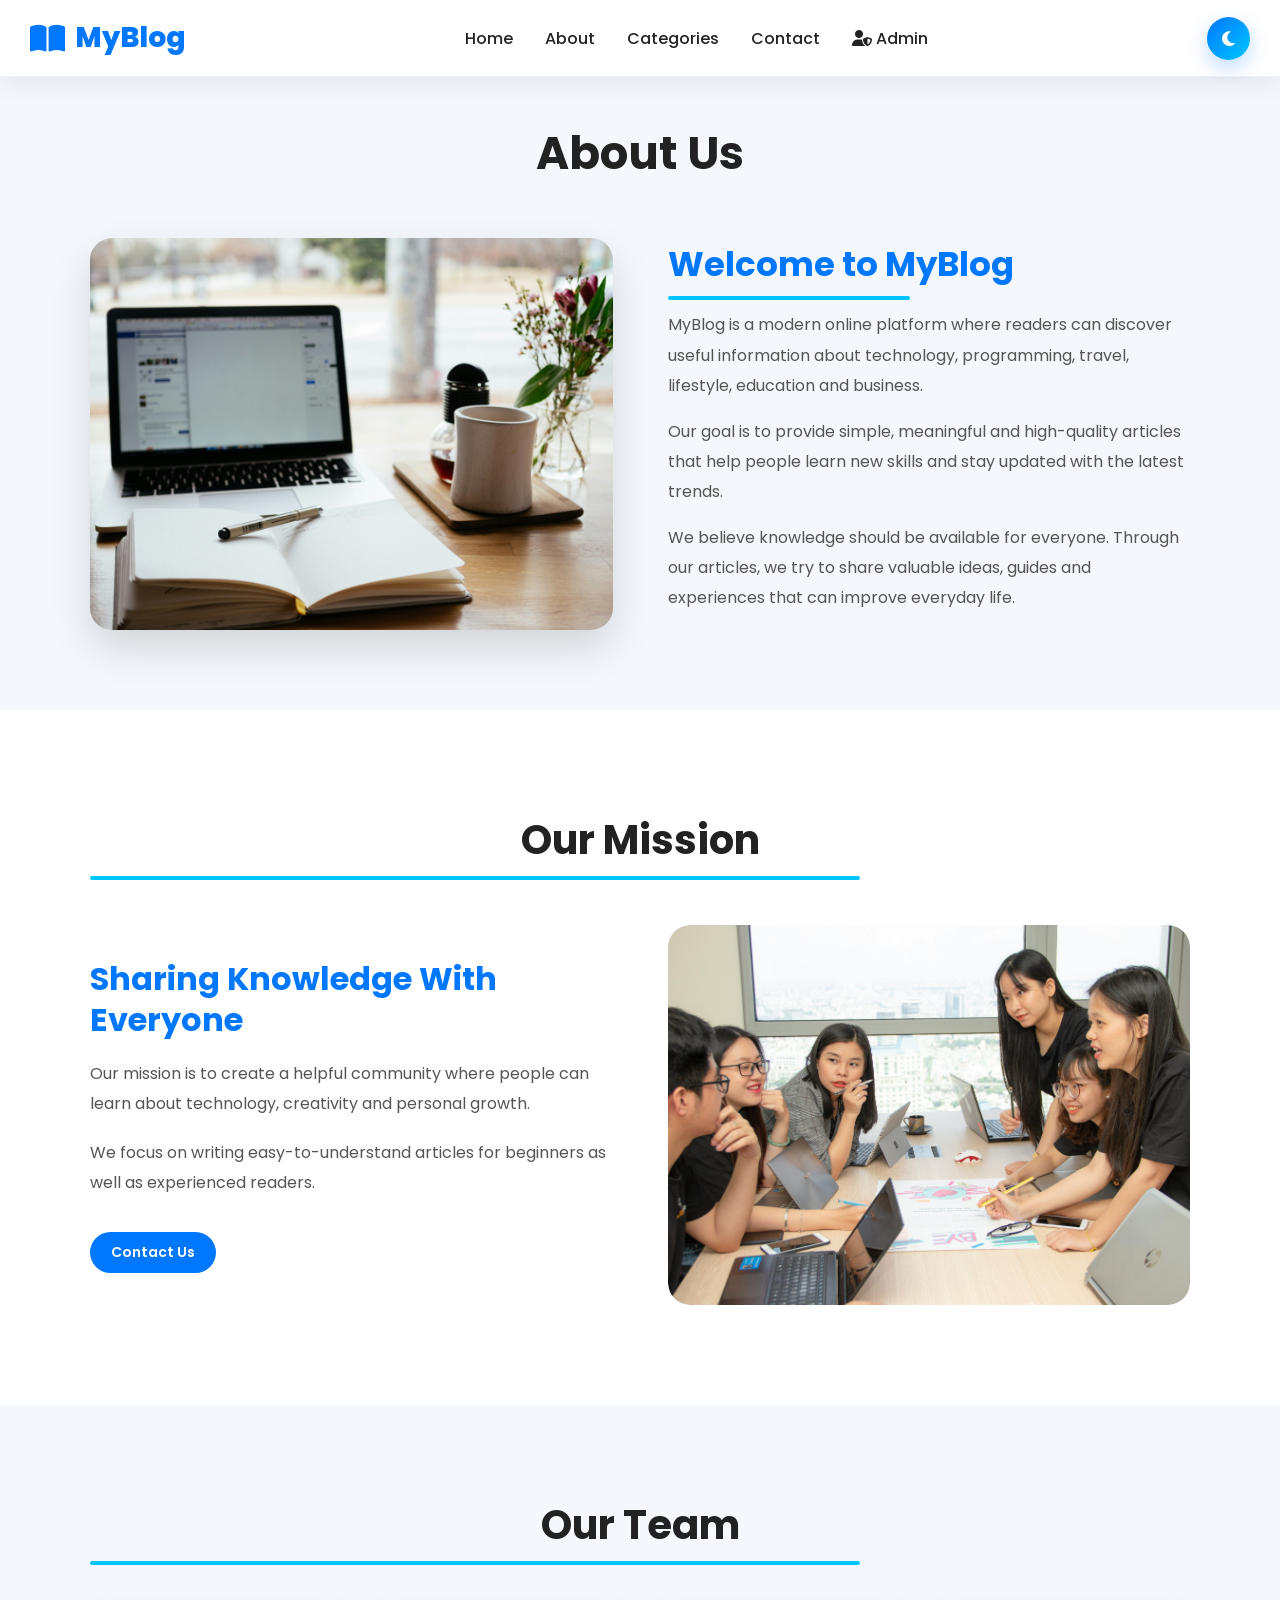
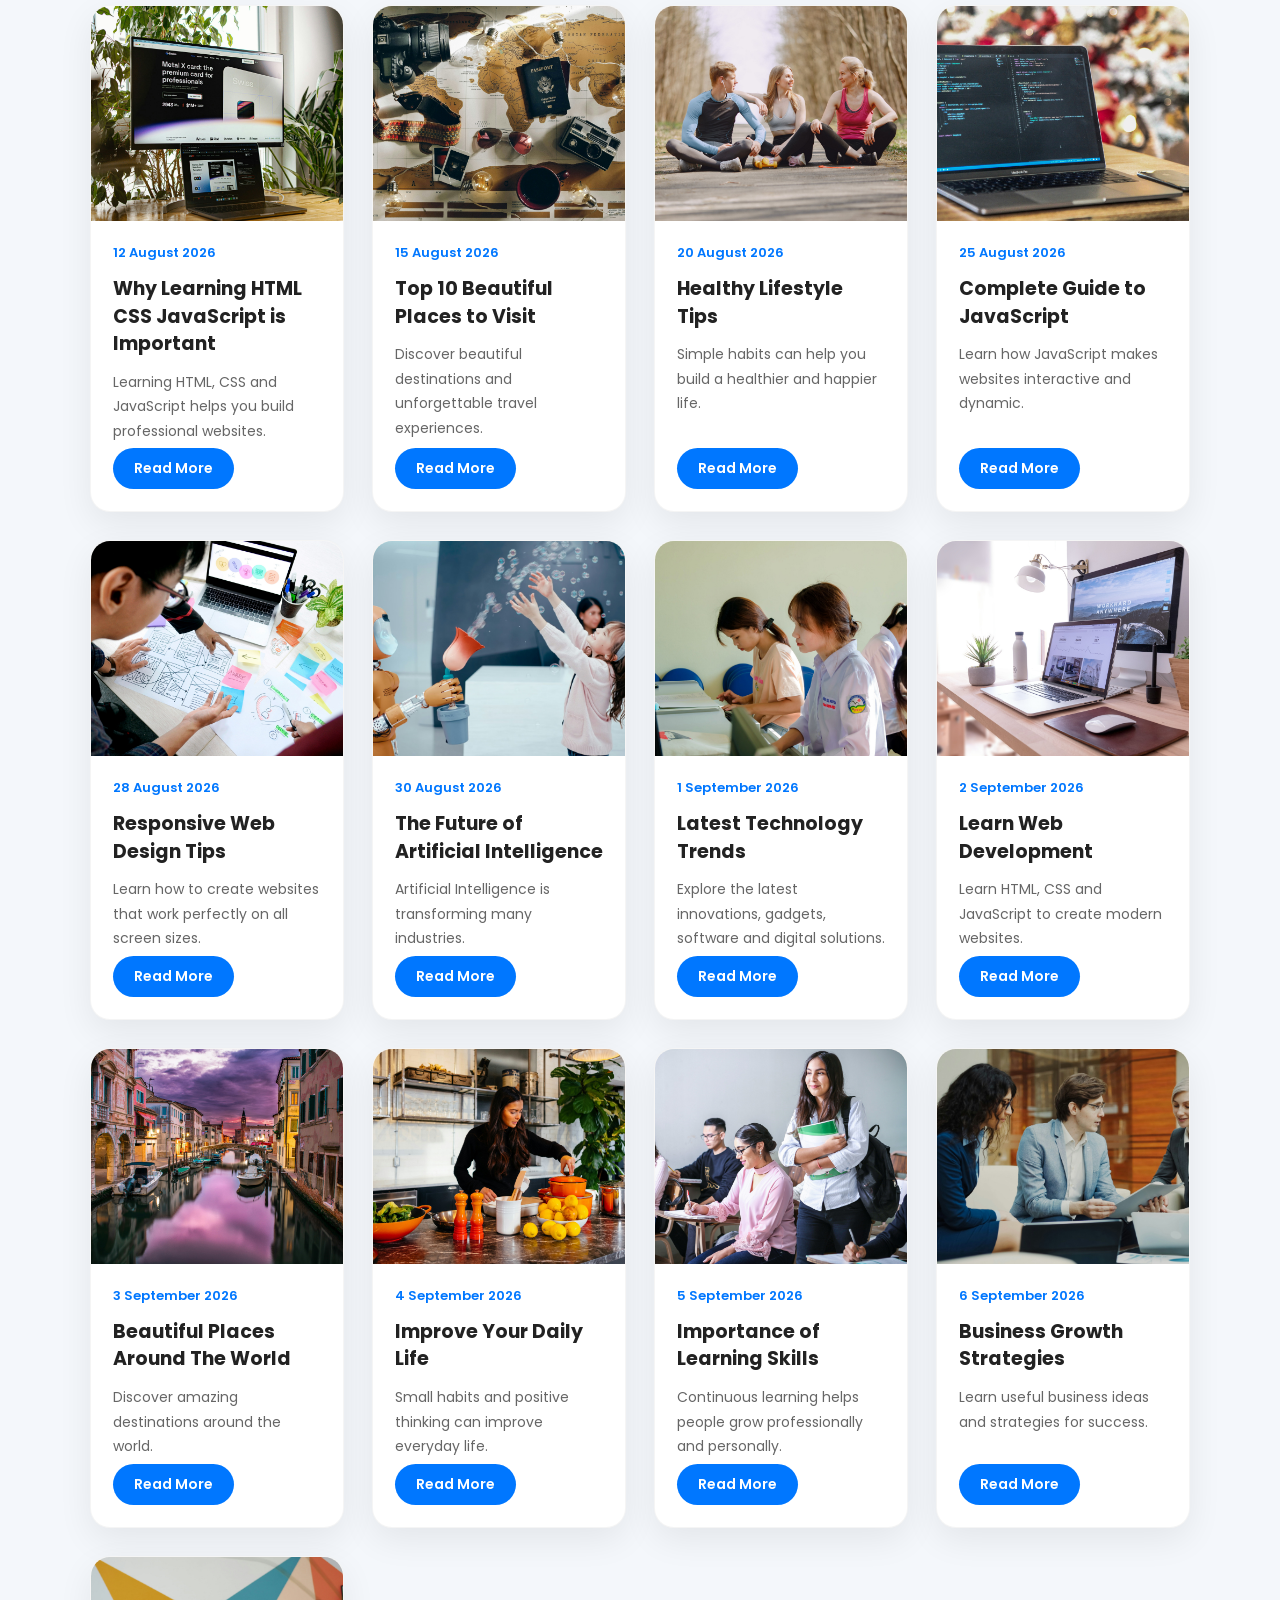
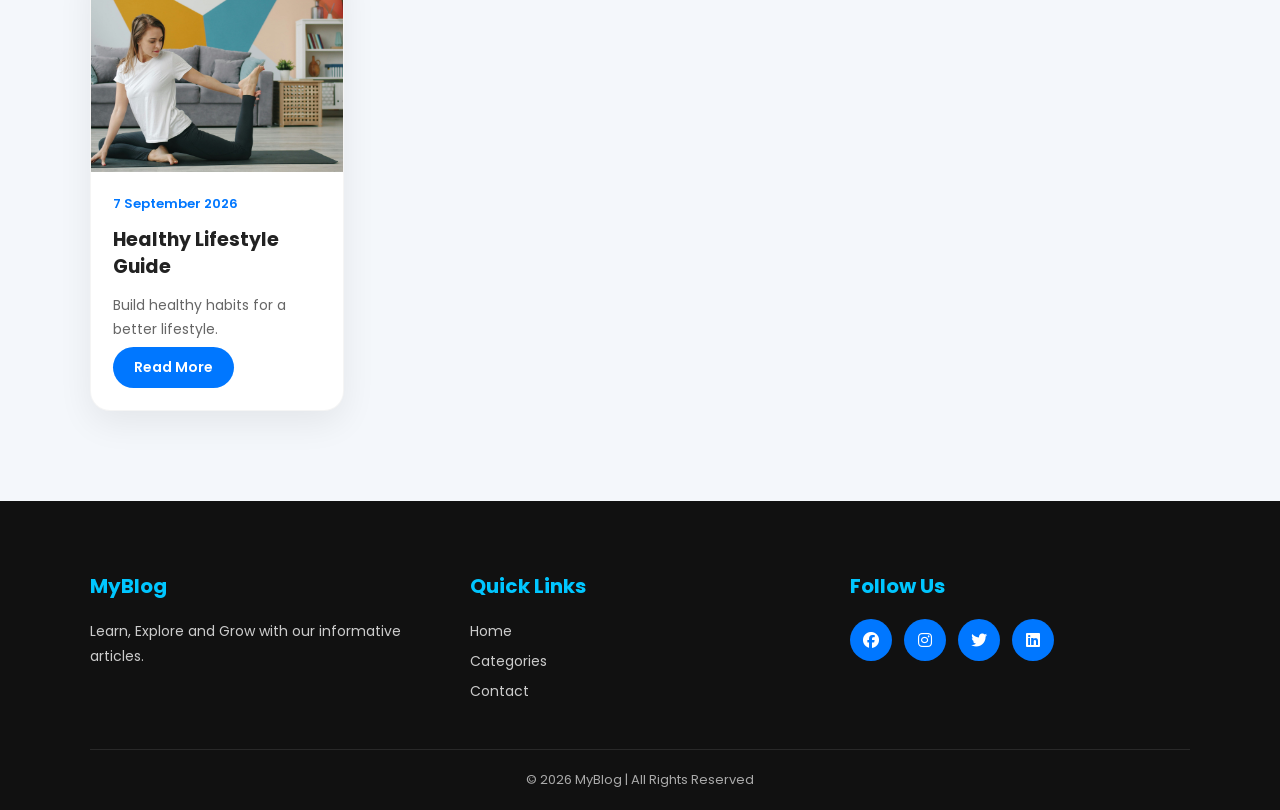
<file: about.html>
<!DOCTYPE html>
<html lang="en">

<head>

<meta charset="UTF-8">

<meta name="viewport" content="width=device-width, initial-scale=1.0">

<title>About Us - MyBlog</title>


<link rel="stylesheet" href="we.css">


<link rel="stylesheet"
href="https://cdnjs.cloudflare.com/ajax/libs/font-awesome/6.5.1/css/all.min.css">


</head>

<body>

<header>
<nav class="navbar">

<div class="logo">
<i class="fa-solid fa-book-open"></i>
MyBlog
</div>

<ul class="nav-links">
<li>
<a href="index.html">
Home
</a>
</li>
<li>
<a href="about.html">
About
</a>
</li>
<li>
<a href="categories.html">
Categories
</a>
</li>
<li>
<a href="contact.html">
Contact
</a>
</li>

<li>
<a href="admin-login.html">
<i class="fa-solid fa-user-shield"></i>
Admin
</a>
</li>
</ul>

<button id="darkBtn">
<i class="fa-solid fa-moon"></i>
</button>
</nav>
</header>

<section class="about">
<h1>
About Us
</h1>
<div class="about-content">
<div>

<img src="image/blog7.jpg"
alt="About MyBlog">
</div>
<div>
<h2>
Welcome to MyBlog
</h2>
<p>

MyBlog is a modern online platform where readers
can discover useful information about technology,
programming, travel, lifestyle, education and business.

</p>

<p>

Our goal is to provide simple, meaningful and
high-quality articles that help people learn new
skills and stay updated with the latest trends.

</p>
<p>

We believe knowledge should be available for everyone.
Through our articles, we try to share valuable ideas,
guides and experiences that can improve everyday life.

</p>
</div>
</div>
</section>


<section class="featured">
<h2>
Our Mission
</h2>
<div class="featured-container">
<div class="featured-text">
<h3>
Sharing Knowledge With Everyone
</h3>
<p>
Our mission is to create a helpful community where
people can learn about technology, creativity and
personal growth.
</p>
<p>
We focus on writing easy-to-understand articles
for beginners as well as experienced readers.
</p>
<a href="contact.html"
class="read-btn">
Contact Us
</a>
</div>
<div class="featured-image">
<img src="image/blog8.jpg"
alt="Mission">
</div>
</div>
</section>


<section class="blogs">
<h2>
Our Team
</h2>
<div class="blog-container">
<div class="blog-card">
<img src="image/blog9.jpg">
<div class="blog-content">
<h3>
Content Writers
</h3>
<p>
Our writers create informative articles
with research and creativity.
</p>
</div>
</div>
<div class="blog-card">
<img src="image/blog10.jpg">
<div class="blog-content">
<h3>
Web Developers
</h3>
<p>

Our developers build and maintain a smooth
user experience for readers.

</p>

</div>
</div>
<div class="blog-card">
<img src="image/blog11.jpg">

<div class="blog-content">

<h3>
Creative Team
</h3>


<p>

Our creative team focuses on design,
visuals and better presentation.

</p>
</div>
</div>
</div>
</section>


<footer>
<div class="footer-container">
<div class="footer-box">
<h3>
MyBlog
</h3>
<p>
Learn, Explore and Grow with our
informative articles.
</p>
</div>
<div class="footer-box">
<h3>
Quick Links
</h3>
<ul>
<li>
<a href="web.html">
Home
</a>
</li>
<li>
<a href="categories.html">
Categories
</a>
</li>
<li>
<a href="contact.html">
Contact
</a>
</li>
</ul>
</div>
<div class="footer-box">
<h3>
Follow Us
</h3>
<div class="social-icons">
<a href="https://www.facebook.com/">
<i class="fab fa-facebook"></i>
</a>
<a href=https://www.instagram.com/?hl=en>
<i class="fab fa-instagram"></i>
</a>
<a href=https://x.com/>

<i class="fab fa-twitter"></i>
</a>
<a href=https://in.linkedin.com/>
<i class="fab fa-linkedin"></i>
</a>
</div>
</div>

</div>
<div class="copyright">
<p>
© 2026 MyBlog | All Rights Reserved
</p>
</div>
</footer>


<script src="we.js"></script>
</body>
</html>
</file>
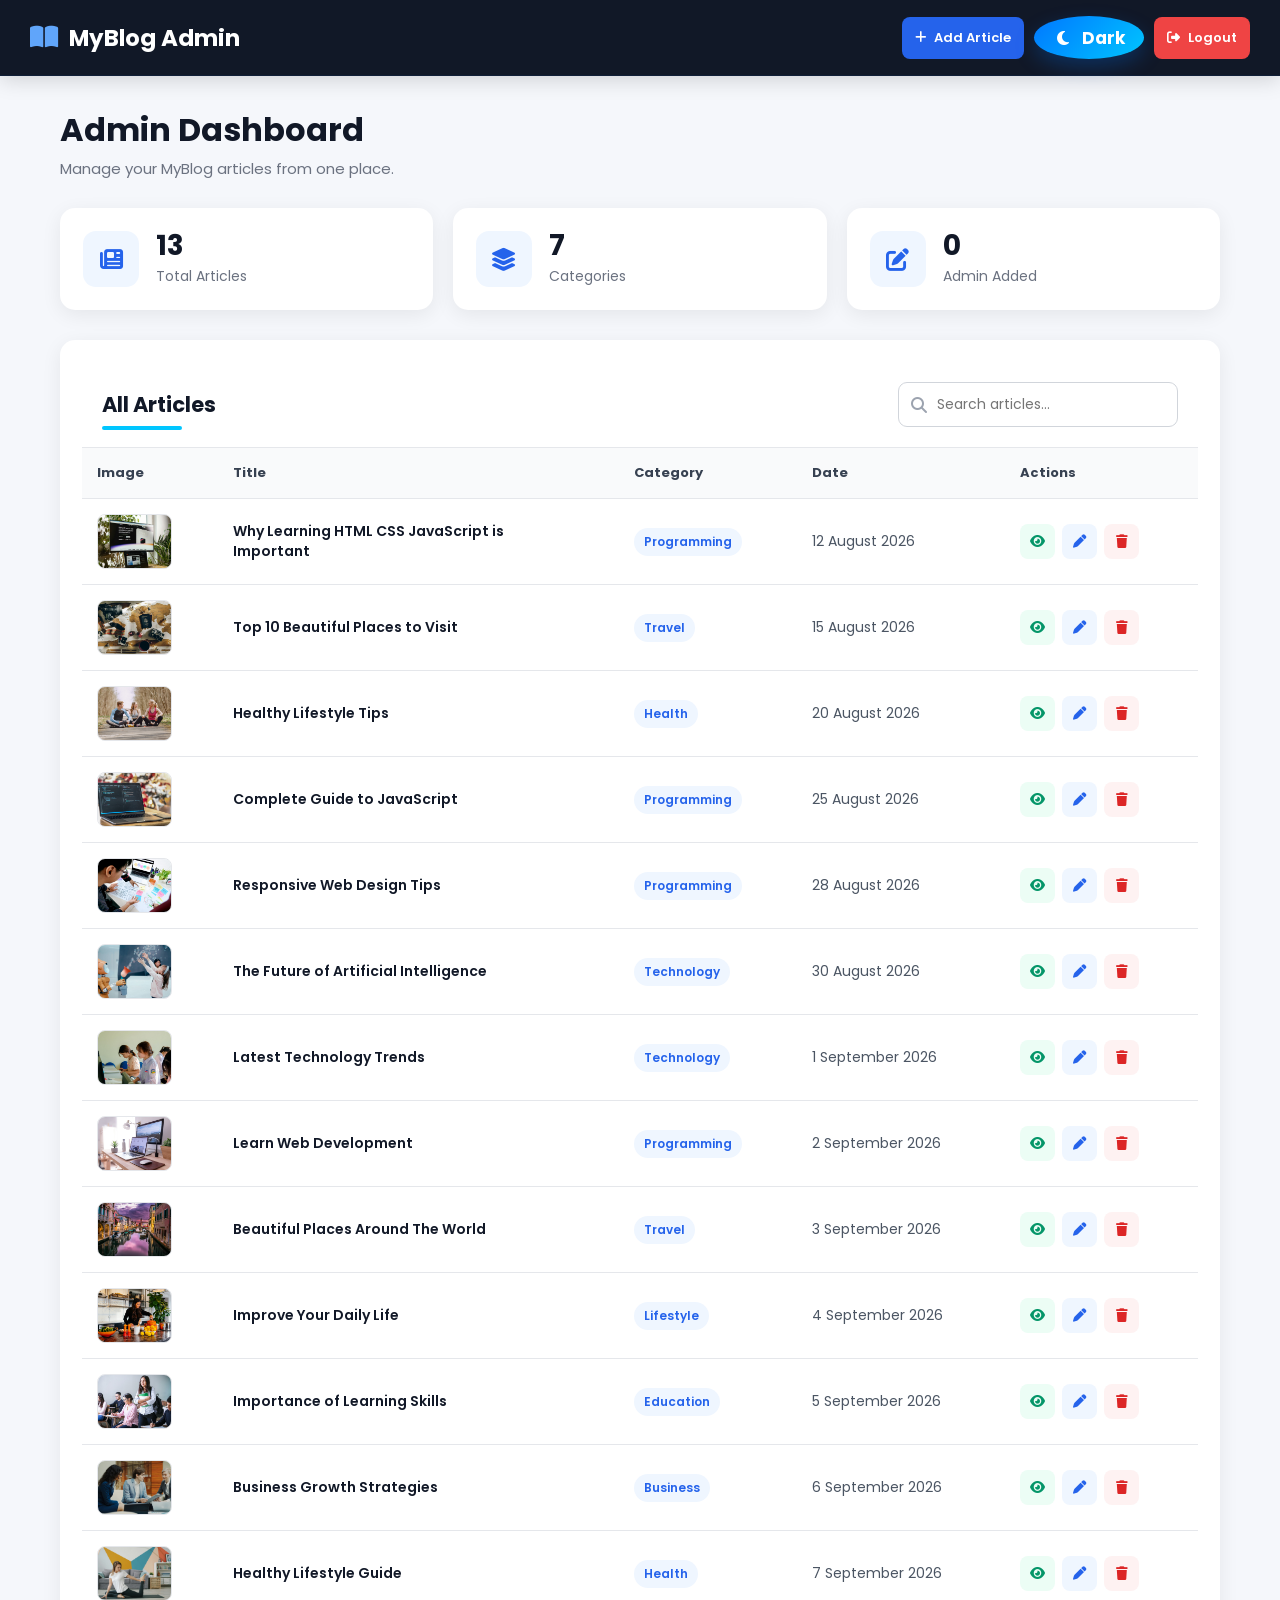
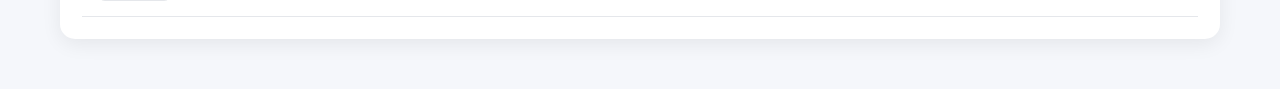
<file: admin-dashboard.html>
<!DOCTYPE html>
<html lang="en">

<head>

    <meta charset="UTF-8">

    <meta name="viewport"
          content="width=device-width, initial-scale=1.0">

    <title>Admin Dashboard - MyBlog</title>
    <link rel="stylesheet" href="we.css?v=20260825-3">
    <link rel="stylesheet"
          href="https://cdnjs.cloudflare.com/ajax/libs/font-awesome/6.5.1/css/all.min.css">

    <style>

        * {
            margin: 0;
            padding: 0;
            box-sizing: border-box;
        }


        html {
            scroll-behavior: smooth;
        }


        body {
            font-family: Arial, Helvetica, sans-serif;
            background: #f5f7fb;
            color: #111827;
            transition: background 0.3s ease,
                        color 0.3s ease;
        }


        button,
        input {
            font-family: inherit;
        }


        button {
            cursor: pointer;
        }

        .admin-page {
            min-height: 100vh;
            background: #f5f7fb;
            transition: background 0.3s ease;
        }
        .admin-header {
            width: 100%;
            background: #111827;
            color: white;

            padding: 16px 30px;

            display: flex;
            align-items: center;
            justify-content: space-between;

            gap: 20px;

            position: sticky;
            top: 0;
            z-index: 1000;

            box-shadow: 0 4px 20px rgba(0, 0, 0, 0.15);
        }


        .admin-logo {
            display: flex;
            align-items: center;
            gap: 11px;

            font-size: 23px;
            font-weight: 700;

            white-space: nowrap;
        }


        .admin-logo i {
            color: #60a5fa;
            font-size: 25px;
        }


        .admin-actions {
            display: flex;
            align-items: center;
            gap: 10px;
        }

        .admin-btn {
            border: none;

            min-height: 42px;

            padding: 10px 16px;

            border-radius: 9px;

            font-size: 14px;
            font-weight: 600;

            display: inline-flex;
            align-items: center;
            justify-content: center;

            gap: 8px;

            text-decoration: none;

            transition:
                transform 0.2s ease,
                background 0.2s ease,
                box-shadow 0.2s ease;
        }


        .admin-btn:hover {
            transform: translateY(-2px);
        }


        .add-btn {
            background: #2563eb;
            color: white;
        }


        .add-btn:hover {
            background: #1d4ed8;
            box-shadow: 0 5px 15px rgba(37, 99, 235, 0.35);
        }


        .dark-btn {
            background: #374151;
            color: white;
        }


        .dark-btn:hover {
            background: #4b5563;
        }


        .logout-btn {
            background: #ef4444;
            color: white;
        }


        .logout-btn:hover {
            background: #dc2626;
            box-shadow: 0 5px 15px rgba(239, 68, 68, 0.30);
        }

        .admin-container {
            width: 100%;
            max-width: 1200px;

            margin: 0 auto;

            padding: 35px 20px 50px;
        }
        .dashboard-title {
            margin-bottom: 28px;
        }


        .dashboard-title h1 {
            margin: 0 0 8px;

            font-size: 32px;
            line-height: 1.2;

            color: #111827;
        }


        .dashboard-title p {
            margin: 0;

            color: #6b7280;

            font-size: 15px;
        }
        .stats-grid {
            display: grid;

            grid-template-columns:
                repeat(3, 1fr);

            gap: 20px;

            margin-bottom: 30px;
        }


        .stat-card {
            background: white;

            padding: 22px;

            border-radius: 15px;

            display: flex;
            align-items: center;

            gap: 17px;

            box-shadow:
                0 5px 20px rgba(0, 0, 0, 0.07);

            border: 1px solid transparent;

            transition:
                transform 0.25s ease,
                box-shadow 0.25s ease,
                background 0.3s ease;
        }


        .stat-card:hover {
            transform: translateY(-4px);

            box-shadow:
                0 12px 30px rgba(0, 0, 0, 0.10);
        }


        .stat-icon {
            width: 56px;
            height: 56px;

            flex-shrink: 0;

            border-radius: 13px;

            display: flex;
            align-items: center;
            justify-content: center;

            background: #eff6ff;
            color: #2563eb;

            font-size: 23px;
        }


        .stat-info h3 {
            margin: 0;

            font-size: 28px;

            line-height: 1;

            color: #111827;
        }


        .stat-info p {
            margin: 6px 0 0;

            color: #6b7280;

            font-size: 14px;
        }

        .articles-box {
            width: 100%;

            background: white;

            border-radius: 15px;

            box-shadow:
                0 5px 20px rgba(0, 0, 0, 0.07);

            overflow: hidden;

            transition: background 0.3s ease;
        }
        .articles-header {
            padding: 20px;

            border-bottom: 1px solid #e5e7eb;

            display: flex;
            align-items: center;
            justify-content: space-between;

            gap: 15px;
        }


        .articles-header h2 {
            margin: 0;

            font-size: 21px;

            color: #111827;
        }
        .search-box {
            position: relative;

            width: 280px;
        }


        .search-box i {
            position: absolute;

            left: 13px;
            top: 50%;

            transform: translateY(-50%);

            color: #9ca3af;

            pointer-events: none;
        }


        .search-box input {
            width: 100%;

            padding:
                11px
                12px
                11px
                38px;

            border:
                1px solid #d1d5db;

            border-radius: 9px;

            outline: none;

            background: white;
            color: #111827;

            font-size: 14px;

            transition:
                border 0.2s ease,
                box-shadow 0.2s ease,
                background 0.3s ease;
        }


        .search-box input:focus {
            border-color: #2563eb;

            box-shadow:
                0 0 0 3px rgba(37, 99, 235, 0.10);
        }

        .table-wrapper {
            width: 100%;

            overflow-x: auto;
        }


        .article-table {
            width: 100%;

            min-width: 850px;

            border-collapse: collapse;
        }


        .article-table th,
        .article-table td {
            padding: 15px;

            text-align: left;

            border-bottom:
                1px solid #e5e7eb;
        }


        .article-table th {
            background: #f9fafb;

            color: #374151;

            font-size: 13px;

            font-weight: 700;

            white-space: nowrap;
        }


        .article-table td {
            color: #4b5563;

            font-size: 14px;

            vertical-align: middle;
        }


        .article-table tbody tr {
            transition: background 0.2s ease;
        }


        .article-table tbody tr:hover {
            background: #f9fafb;
        }

        .image-cell {
            width: 100px;
        }


        .article-image {
            width: 75px;
            height: 55px;

            object-fit: cover;

            border-radius: 8px;

            display: block;

            background: #e5e7eb;

            border: 1px solid #e5e7eb;
        }

        .article-title {
            max-width: 280px;

            font-weight: 600;

            color: #111827;

            line-height: 1.4;
        }
        .category-badge {
            display: inline-block;

            padding: 5px 10px;

            border-radius: 20px;

            background: #eff6ff;

            color: #2563eb;

            font-size: 12px;

            font-weight: 600;

            white-space: nowrap;
        }

        .action-buttons {
            display: flex;

            align-items: center;

            gap: 7px;
        }


        .action-btn {
            width: 35px;
            height: 35px;

            border: none;

            border-radius: 8px;

            display: flex;
            align-items: center;
            justify-content: center;

            transition:
                transform 0.2s ease,
                background 0.2s ease;
        }


        .action-btn:hover {
            transform: translateY(-2px);
        }


        .view-btn {
            background: #ecfdf5;
            color: #059669;
        }


        .view-btn:hover {
            background: #d1fae5;
        }


        .edit-btn {
            background: #eff6ff;
            color: #2563eb;
        }


        .edit-btn:hover {
            background: #dbeafe;
        }


        .delete-btn {
            background: #fef2f2;
            color: #dc2626;
        }


        .delete-btn:hover {
            background: #fee2e2;
        }
        .empty-state {
            text-align: center;

            padding: 65px 20px;

            color: #6b7280;
        }


        .empty-state i {
            display: block;

            margin-bottom: 17px;

            font-size: 46px;

            color: #9ca3af;
        }


        .empty-state h3 {
            margin: 0 0 8px;

            color: #374151;

            font-size: 20px;
        }


        .empty-state p {
            margin: 0;

            font-size: 14px;
        }

        body.dark-mode {
            background: #0f172a;
            color: #e5e7eb;
        }


        body.dark-mode .admin-page {
            background: #0f172a;
        }


        body.dark-mode .dashboard-title h1 {
            color: #f9fafb;
        }


        body.dark-mode .dashboard-title p {
            color: #9ca3af;
        }


        body.dark-mode .stat-card,
        body.dark-mode .articles-box {
            background: #1e293b;

            border-color: #334155;
        }


        body.dark-mode .stat-card:hover {
            box-shadow:
                0 12px 30px rgba(0, 0, 0, 0.30);
        }


        body.dark-mode .stat-icon {
            background: #172554;
            color: #60a5fa;
        }


        body.dark-mode .stat-info h3 {
            color: #f9fafb;
        }


        body.dark-mode .stat-info p {
            color: #94a3b8;
        }


        body.dark-mode .articles-header {
            border-color: #334155;
        }


        body.dark-mode .articles-header h2 {
            color: #f9fafb;
        }


        body.dark-mode .article-table th {
            background: #334155;
            color: #e5e7eb;

            border-color: #475569;
        }


        body.dark-mode .article-table td {
            color: #cbd5e1;

            border-color: #334155;
        }


        body.dark-mode .article-table tbody tr:hover {
            background: #263449;
        }


        body.dark-mode .article-title {
            color: #f9fafb;
        }


        body.dark-mode .category-badge {
            background: #172554;
            color: #93c5fd;
        }


        body.dark-mode .article-image {
            border-color: #475569;
            background: #334155;
        }


        body.dark-mode .search-box input {
            background: #111827;
            color: #f9fafb;

            border-color: #475569;
        }


        body.dark-mode .search-box input::placeholder {
            color: #94a3b8;
        }


        body.dark-mode .search-box input:focus {
            border-color: #60a5fa;

            box-shadow:
                0 0 0 3px rgba(96, 165, 250, 0.12);
        }


        body.dark-mode .empty-state {
            color: #94a3b8;
        }


        body.dark-mode .empty-state h3 {
            color: #e5e7eb;
        }


        body.dark-mode .empty-state i {
            color: #64748b;
        }

        @media (max-width: 900px) {

            .stats-grid {
                grid-template-columns: 1fr;
            }


            .admin-header {
                padding: 15px 20px;
            }


            .admin-container {
                padding: 30px 15px 45px;
            }

        }

        @media (max-width: 650px) {

            .admin-header {
                position: relative;

                flex-direction: column;

                align-items: stretch;

                gap: 15px;
            }


            .admin-logo {
                justify-content: center;

                font-size: 21px;
            }


            .admin-actions {
                width: 100%;

                display: grid;

                grid-template-columns:
                    repeat(3, 1fr);

                gap: 7px;
            }


            .admin-btn {
                width: 100%;

                padding: 10px 7px;

                font-size: 12px;
            }


            .admin-btn i {
                font-size: 12px;
            }


            .dashboard-title {
                margin-bottom: 22px;
            }


            .dashboard-title h1 {
                font-size: 26px;
            }


            .dashboard-title p {
                font-size: 14px;
                line-height: 1.5;
            }


            .stat-card {
                padding: 18px;
            }


            .stat-icon {
                width: 50px;
                height: 50px;
            }


            .stat-info h3 {
                font-size: 24px;
            }


            .articles-header {
                flex-direction: column;

                align-items: stretch;

                padding: 17px;
            }


            .articles-header h2 {
                font-size: 19px;
            }


            .search-box {
                width: 100%;
            }


            .table-wrapper {
                overflow-x: auto;
            }

        }
        @media (max-width: 400px) {

            .admin-container {
                padding:
                    22px
                    10px
                    35px;
            }


            .admin-actions {
                grid-template-columns: 1fr;
            }


            .admin-btn {
                min-height: 40px;
            }


            .dashboard-title h1 {
                font-size: 23px;
            }


            .stat-card {
                gap: 13px;
            }

        }

.dark-btn {
    min-width: 110px;
    height: 44px;

    border: 1px solid rgba(255,255,255,0.12);

    background: linear-gradient(
        135deg,
        #374151,
        #1f2937
    );

    color: #ffffff;

    border-radius: 10px;

    display: inline-flex;
    align-items: center;
    justify-content: center;

    gap: 9px;

    cursor: pointer;

    font-size: 14px;
    font-weight: 700;

    box-shadow:
        0 4px 12px rgba(0,0,0,0.18);

    transition:
        transform 0.25s ease,
        background 0.25s ease,
        box-shadow 0.25s ease;
}

.dark-btn i {
    width: 20px;
    height: 20px;

    display: inline-flex;
    align-items: center;
    justify-content: center;

    font-size: 16px;

    transition:
        transform 0.3s ease,
        color 0.3s ease;
}

.dark-btn:hover {
    transform: translateY(-2px);

    background: linear-gradient(
        135deg,
        #4b5563,
        #374151
    );

    box-shadow:
        0 7px 20px rgba(0,0,0,0.25);
}

.dark-btn:active {
    transform: scale(0.96);
}

body.dark-mode .dark-btn {
    background: linear-gradient(
        135deg,
        #f59e0b,
        #d97706
    );

    color: #ffffff;

    border-color: rgba(255,255,255,0.15);

    box-shadow:
        0 5px 18px rgba(245,158,11,0.25);
}

body.dark-mode .dark-btn:hover {
    background: linear-gradient(
        135deg,
        #fbbf24,
        #f59e0b
    );
}

body.dark-mode .dark-btn i {
    transform: rotate(180deg);
}




@media (max-width: 650px) {

    .dark-btn {
        min-width: auto;
        width: 100%;
    }

}

    </style>

</head>


<body>

<div class="admin-page">
    <header class="admin-header">

        <div class="admin-logo">

            <i class="fa-solid fa-book-open"></i>

            <span>
                MyBlog Admin
            </span>

        </div>


        <div class="admin-actions">

            <a
                href="add-article.html"
                class="admin-btn add-btn">

                <i class="fa-solid fa-plus"></i>

                <span>Add Article</span>

            </a>
            <button
                type="button"
                id="darkBtn"
                class="admin-btn dark-btn">

                <i
                    id="darkIcon"
                    class="fa-solid fa-moon">
                </i>

                <span id="darkText">
                    Dark
                </span>

            </button>
            <button
                type="button"
                class="admin-btn logout-btn"
                id="logoutBtn">

                <i class="fa-solid fa-right-from-bracket"></i>

                <span>Logout</span>

            </button>

        </div>

    </header>

    <main class="admin-container">

        <div class="dashboard-title">

            <h1>
                Admin Dashboard
            </h1>

            <p>
                Manage your MyBlog articles from one place.
            </p>

        </div>
        <div class="stats-grid">
            <div class="stat-card">

                <div class="stat-icon">

                    <i class="fa-solid fa-newspaper"></i>

                </div>


                <div class="stat-info">

                    <h3 id="totalArticles">
                        0
                    </h3>

                    <p>
                        Total Articles
                    </p>

                </div>

            </div>
            <div class="stat-card">

                <div class="stat-icon">

                    <i class="fa-solid fa-layer-group"></i>

                </div>


                <div class="stat-info">

                    <h3 id="totalCategories">
                        0
                    </h3>

                    <p>
                        Categories
                    </p>

                </div>

            </div>

            <div class="stat-card">

                <div class="stat-icon">

                    <i class="fa-solid fa-pen-to-square"></i>

                </div>


                <div class="stat-info">

                    <h3 id="adminArticles">
                        0
                    </h3>

                    <p>
                        Admin Added
                    </p>

                </div>

            </div>


        </div>

        <section class="articles-box">

            <div class="articles-header">

                <h2>
                    All Articles
                </h2>


                <div class="search-box">

                    <i class="fa-solid fa-search"></i>

                    <input
                        type="search"
                        id="articleSearch"
                        placeholder="Search articles..."
                        autocomplete="off">

                </div>

            </div>


        

            <div class="table-wrapper">

                <table class="article-table">

                    <thead>

                        <tr>

                            <th>
                                Image
                            </th>

                            <th>
                                Title
                            </th>

                            <th>
                                Category
                            </th>

                            <th>
                                Date
                            </th>

                            <th>
                                Actions
                            </th>

                        </tr>

                    </thead>


                    <tbody id="articlesTableBody">
                    </tbody>

                </table>

            </div>
            <div
                id="emptyState"
                class="empty-state"
                style="display: none;">

                <i class="fa-solid fa-newspaper"></i>

                <h3>
                    No Articles Found
                </h3>

                <p>
                    Add a new article or change your search.
                </p>

            </div>


        </section>


    </main>

</div>

<script src="we.js?v=20260825-3"></script>
</body>

</html>
</file>
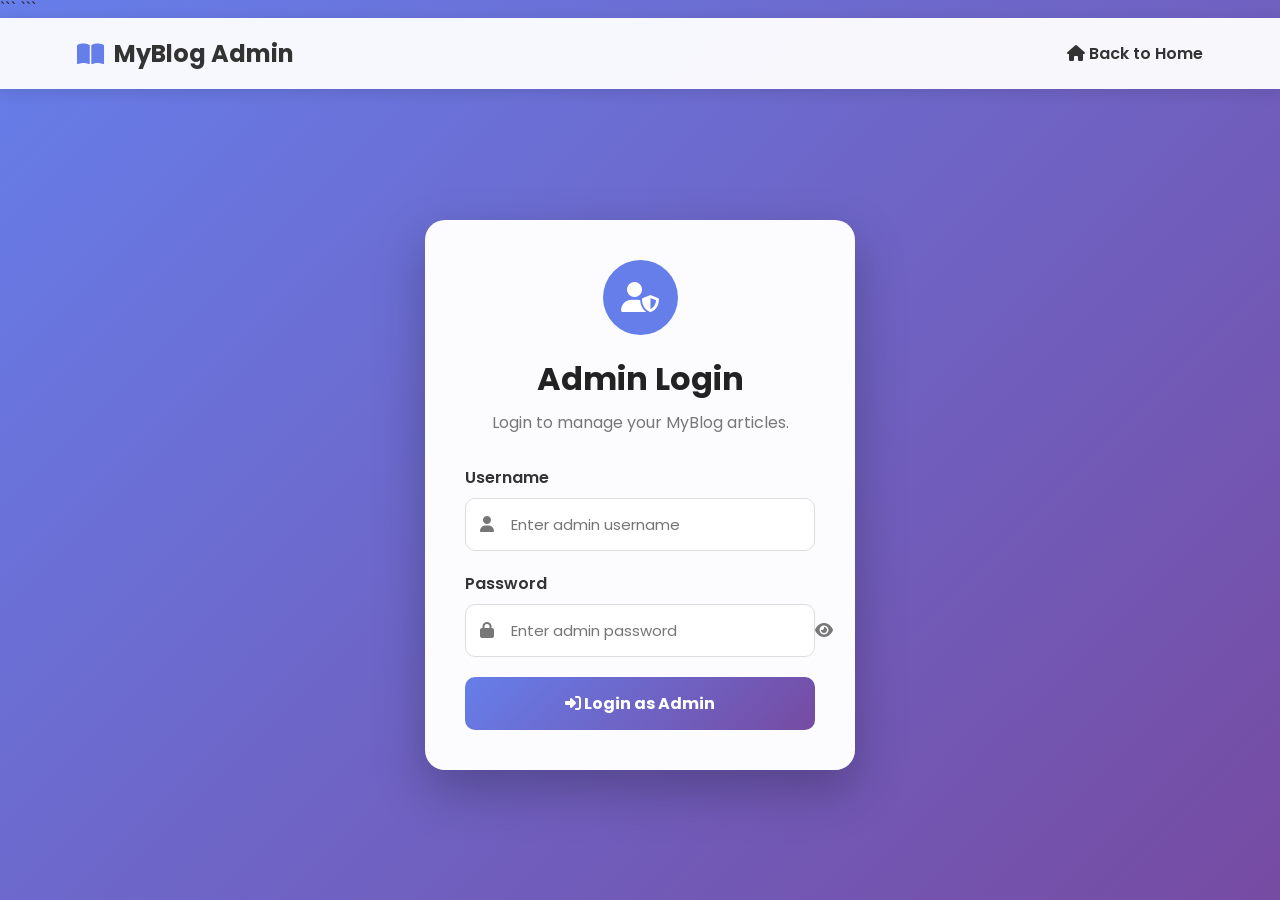
<file: admin-login.html>
<!DOCTYPE html>

<html lang="en">
<head>
    <meta charset="UTF-8">
    <meta name="viewport" content="width=device-width, initial-scale=1.0">

```
<title>Admin Login | MyBlog</title>

<link rel="stylesheet" href="we.css">

<link rel="stylesheet"
    href="https://cdnjs.cloudflare.com/ajax/libs/font-awesome/6.5.1/css/all.min.css">

<style>
   * {
        margin: 0;
    padding: 0;
        box-sizing: border-box;
    }

    body {
        min-height: 100vh;
        font-family: Arial, sans-serif;
        background: linear-gradient(135deg, #667eea, #764ba2);
        display: flex;
        flex-direction: column;
    }

.admin-navbar {
        width: 100%;
        padding: 18px 6%;
        display: flex;
        justify-content: space-between;
        align-items: center;
        background: rgba(255, 255, 255, 0.95);
        box-shadow: 0 3px 15px rgba(0, 0, 0, 0.12);
    }

    .admin-logo {
        display: flex;
        align-items: center;
        gap: 10px;
        font-size: 24px;
        font-weight: bold;
        color: #333;
    }

    .admin-logo i {
        color: #667eea;
    }

    .back-home {
        text-decoration: none;
        color: #333;
        font-weight: 600;
        transition: 0.3s;
    }

    .back-home:hover {
        color: #667eea;
    }

    .login-wrapper {
        flex: 1;
        display: flex;
        justify-content: center;
        align-items: center;
        padding: 40px 20px;
    }

    .login-card {
        width: 100%;
        max-width: 430px;
        background: rgba(255, 255, 255, 0.98);
        padding: 40px;
        border-radius: 20px;
        box-shadow: 0 20px 50px rgba(0, 0, 0, 0.25);
    }

    .login-icon {
        width: 75px;
        height: 75px;
        margin: 0 auto 20px;
        border-radius: 50%;
        background: #667eea;
        color: white;
        display: flex;
        justify-content: center;
        align-items: center;
        font-size: 30px;
    }

    .login-card h1 {
        text-align: center;
        color: #222;
        margin-bottom: 8px;
    }

    .login-card .subtitle {
        text-align: center;
        color: #777;
        margin-bottom: 30px;
        line-height: 1.5;
    }
.form-group {
        margin-bottom: 20px;
    }

    .form-group label {
        display: block;
        margin-bottom: 8px;
        font-weight: 600;
        color: #333;
    }

    .input-box {
        position: relative;
    }

    .input-box i {
        position: absolute;
        left: 15px;
        top: 50%;
        transform: translateY(-50%);
        color: #777;
    }

    .input-box input {
        width: 100%;
        padding: 14px 45px;
        border: 1px solid #ddd;
        border-radius: 10px;
        outline: none;
        font-size: 15px;
        transition: 0.3s;
    }

    .input-box input:focus {
        border-color: #667eea;
        box-shadow: 0 0 0 3px rgba(102, 126, 234, 0.12);
    }

    .password-toggle {
        position: absolute;
        right: 15px;
        top: 50%;
        transform: translateY(-50%);
        border: none;
        background: transparent;
        cursor: pointer;
        color: #777;
        font-size: 16px;
    }

.login-btn {
        width: 100%;
        padding: 14px;
        border: none;
        border-radius: 10px;
        background: linear-gradient(135deg, #667eea, #764ba2);
        color: white;
        font-size: 16px;
        font-weight: bold;
        cursor: pointer;
        transition: 0.3s;
    }

    .login-btn:hover {
        transform: translateY(-2px);
        box-shadow: 0 8px 20px rgba(102, 126, 234, 0.35);
    }

.message {
        display: none;
        margin-top: 18px;
        padding: 12px;
        border-radius: 8px;
        text-align: center;
        font-size: 14px;
    }

    .message.error {
        display: block;
        background: #ffe5e5;
        color: #c62828;
    }

    .message.success {
        display: block;
        background: #e3f8e8;
        color: #237a3b;
    }
.login-info {
        margin-top: 25px;
        padding: 15px;
        background: #f5f6fa;
        border-radius: 10px;
        font-size: 13px;
        color: #666;
        text-align: center;
    }

    .login-info strong {
        color: #333;
    }

 @media (max-width: 600px) {

        .admin-navbar {
            padding: 15px 20px;
        }

        .admin-logo {
            font-size: 20px;
        }

        .login-card {
            padding: 30px 22px;
        }

        .login-card h1 {
            font-size: 25px;
        }

        .back-home {
            font-size: 14px;
        }
    }
</style>
```

</head>

<body>
<nav class="admin-navbar">

    <div class="admin-logo">
        <i class="fa-solid fa-book-open"></i>
        <span>MyBlog Admin</span>
    </div>

    <a href="index.html" class="back-home">
        <i class="fa-solid fa-house"></i>
        Back to Home
    </a>

</nav>

<main class="login-wrapper">

    <div class="login-card">

        <div class="login-icon">
            <i class="fa-solid fa-user-shield"></i>
        </div>

        <h1>Admin Login</h1>

        <p class="subtitle">
            Login to manage your MyBlog articles.
        </p>


        <form id="adminLoginForm">

            <div class="form-group">

                <label for="adminUsername">
                    Username
                </label>

                <div class="input-box">

                    <i class="fa-solid fa-user"></i>

                    <input
                        type="text"
                        id="adminUsername"
                        placeholder="Enter admin username"
                        required>

                </div>

            </div>


<div class="form-group">

    <label for="adminPassword">
                    Password
                </label>

                <div class="input-box">

                    <i class="fa-solid fa-lock"></i>

                    <input
                        type="password"
                        id="adminPassword"
                        placeholder="Enter admin password"
                        required>

                    <button
                        type="button"
                        class="password-toggle"
                        id="togglePassword">

                        <i class="fa-solid fa-eye"></i>

                    </button>

                </div>

            </div>


            <button
                type="submit"
                class="login-btn">

                <i class="fa-solid fa-right-to-bracket"></i>
                Login as Admin

            </button>

        </form>


        <div id="loginMessage" class="message"></div>



    </div>

</main>


<script>
    const togglePassword = document.getElementById("togglePassword");
    const passwordInput = document.getElementById("adminPassword");

    togglePassword.addEventListener("click", function () {
        if (passwordInput.type === "password") {
            passwordInput.type = "text";
            this.innerHTML = '<i class="fa-solid fa-eye-slash"></i>';
        } else {
            passwordInput.type = "password";
            this.innerHTML = '<i class="fa-solid fa-eye"></i>';
        }
    });
const loginForm = document.getElementById("adminLoginForm");
    const loginMessage = document.getElementById("loginMessage");

    const ADMIN_USERNAME = "admin";
    const ADMIN_PASSWORD = "MyBlog@2026";

    loginForm.addEventListener("submit", function (event) {
        event.preventDefault();
        const username = document
            .getElementById("adminUsername")
            .value
            .trim();

        const password = document
            .getElementById("adminPassword")
            .value
            .trim();
        const usernameOK =
            username.toLowerCase() === ADMIN_USERNAME.toLowerCase();

        const passwordOK =
            password === ADMIN_PASSWORD;

        if (usernameOK && passwordOK) {

            localStorage.setItem(
                "myBlogAdminLoggedIn",
                "true"
            );

            loginMessage.textContent =
                "Login successful! Opening Admin Dashboard...";

            loginMessage.className =
                "message success";
            setTimeout(function () {
                window.location.href = "admin-dashboard.html";
            }, 500);

        } else {

            loginMessage.textContent =
                "Please enter the correct Admin Login details.";

            loginMessage.className =
                "message error";
        }
    });
</script>
</body>
</html>
</file>
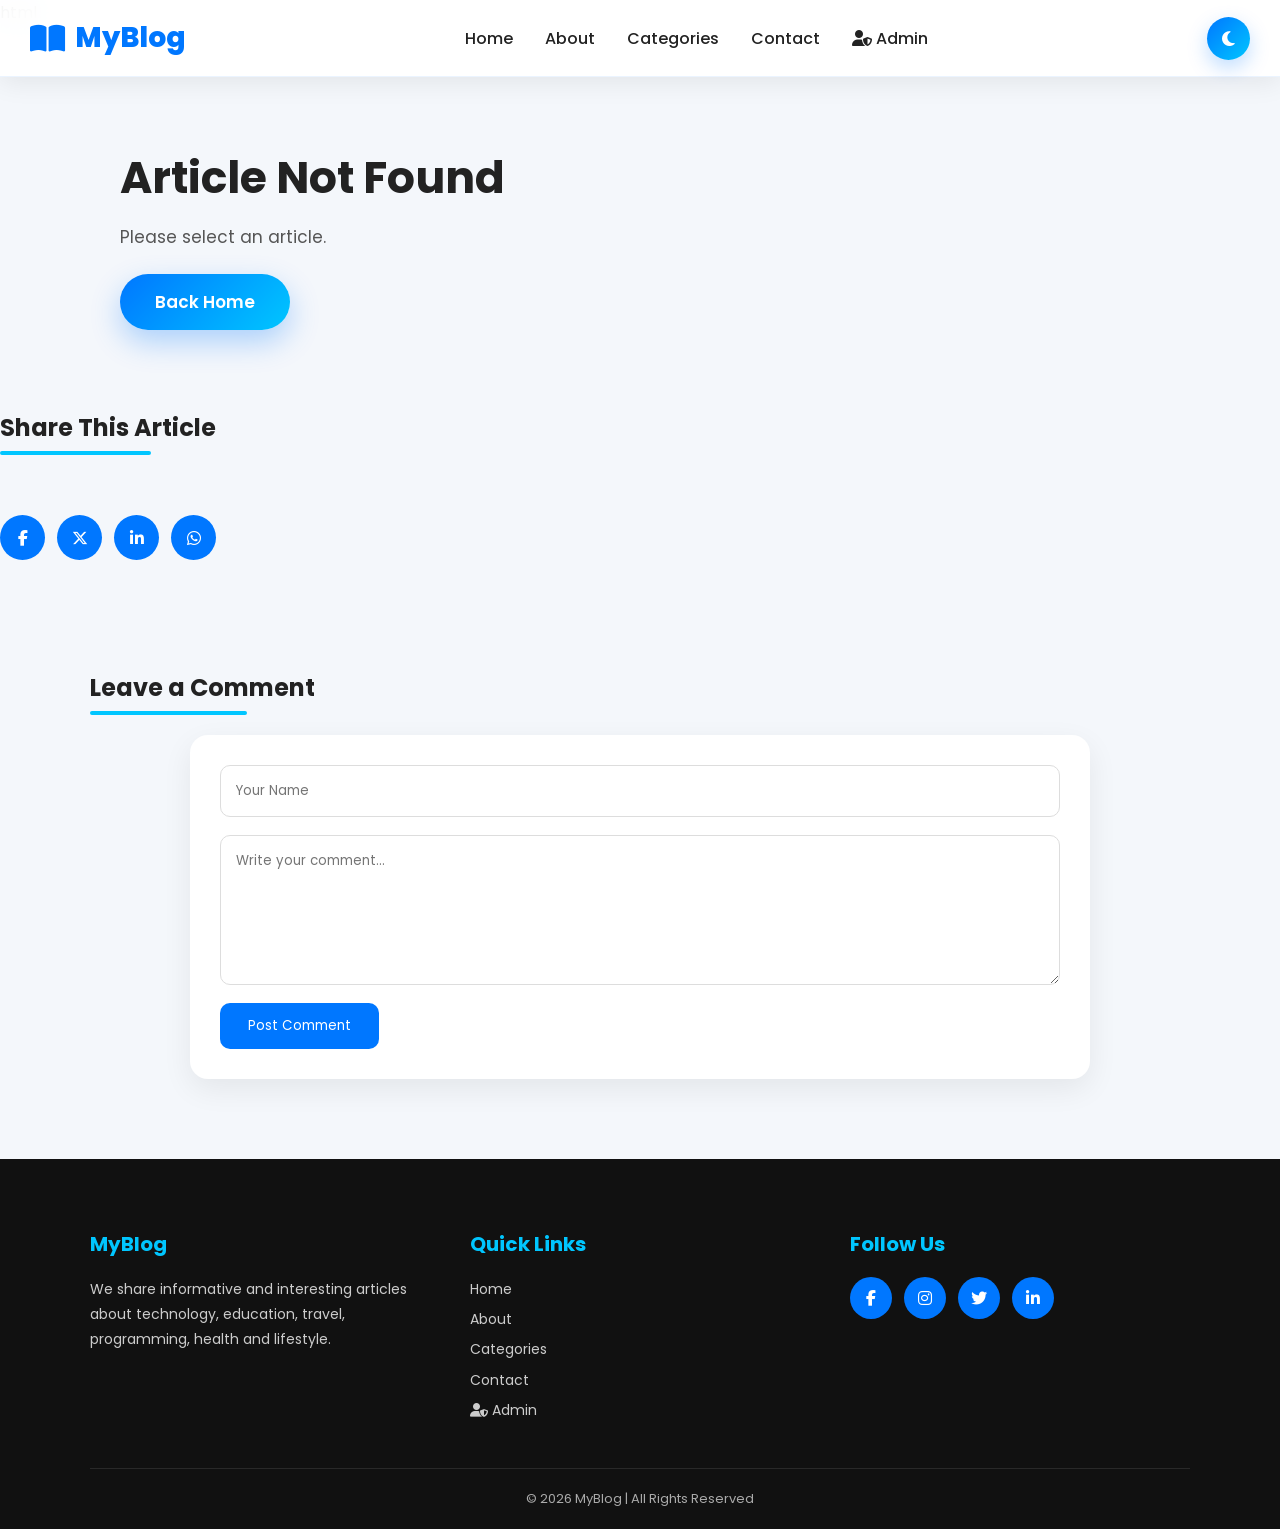
<file: article.html>
html
<!DOCTYPE html>
<html lang="en">

<head>
    <meta charset="UTF-8">

    <meta name="viewport"
          content="width=device-width, initial-scale=1.0">

    <title>MyBlog - Article</title>

    <link rel="stylesheet" href="we.css?v=20260825-3">

    <link rel="stylesheet"
          href="https://cdnjs.cloudflare.com/ajax/libs/font-awesome/6.5.1/css/all.min.css">
</head>

<body>

<header>

<nav class="navbar">

    <div class="logo">
     <i class="fa-solid fa-book-open"></i>
            MyBlog
    </div>

    <ul class="nav-links">

        <li>
        <a href="index.html">
            Home
        </a>
        </li>

        <li>
    <a href="about.html">
        About
     </a>
    </li>

    <li>
    <a href="categories.html">
        Categories
    </a>
    </li>

    <li>
    <a href="contact.html">
        Contact
    </a>
    </li>

    <li>
    <a href="admin-login.html">
      <i class="fa-solid fa-user-shield"></i>
         Admin
    </a>
    </li>

</ul>

<div class="nav-icons">

            <button
                id="darkBtn"
                type="button"
                aria-label="Toggle Dark Mode">
                <i class="fa-solid fa-moon"></i>
            </button>

            <button
                class="menu-toggle"
                type="button"
                aria-label="Open Menu">
                <i class="fa-solid fa-bars"></i>
            </button>

        </div>

        </nav>

    </header>
    <main>

        <article class="article-page" id="articlePage">

            <div class="article-loading">

                <i class="fa-solid fa-spinner fa-spin"></i>

                <p>
                    Loading article...
                </p>

            </div>

        </article>

        <section class="article-share">

            <h2>
                Share This Article
            </h2>

            <div class="share-buttons">

                <a
                    href="#"
                    id="facebookShare"
                    target="_blank"
                    rel="noopener"
                    aria-label="Share on Facebook">

                    <i class="fab fa-facebook-f"></i>

                </a>

                <a
                    href="#"
                    id="twitterShare"
                    target="_blank"
                    rel="noopener"
                    aria-label="Share on Twitter">

                    <i class="fab fa-x-twitter"></i>

                </a>

                <a
                    href="#"
                    id="linkedinShare"
                    target="_blank"
                    rel="noopener"
                    aria-label="Share on LinkedIn">

                    <i class="fab fa-linkedin-in"></i>

                </a>

                <a
                    href="#"
                    id="whatsappShare"
                    target="_blank"
                    rel="noopener"
                    aria-label="Share on WhatsApp">

                    <i class="fab fa-whatsapp"></i>

                </a>

            </div>

        </section>
        <section class="comments">

            <h2>
                Leave a Comment
            </h2>

            <div class="comment-box">

                <form id="commentForm">

                    <input
                        type="text"
                        id="commentName"
                        placeholder="Your Name"
                        required>

                    <textarea
                        id="commentText"
                        placeholder="Write your comment..."
                        required></textarea>

                    <button type="submit">
                        Post Comment
                    </button>

                </form>

                <div
                    id="commentMessage"
                    style="display:none; margin-top:15px;">
                </div>

            </div>

        </section>

    </main>

    <footer>

        <div class="footer-container">

            <div class="footer-box">

                <h3>
                    MyBlog
                </h3>

                <p>
                    We share informative and interesting
                    articles about technology, education,
                    travel, programming, health and lifestyle.
                </p>

            </div>


            <div class="footer-box">

                <h3>
                    Quick Links
                </h3>

                <ul>

                    <li>
                        <a href="index.html">
                            Home
                        </a>
                    </li>

                    <li>
                        <a href="about.html">
                            About
                        </a>
                    </li>

                    <li>
                        <a href="categories.html">
                            Categories
                        </a>
                    </li>

                    <li>
                        <a href="contact.html">
                            Contact
                        </a>
                    </li>

                    <li>
                        <a href="admin-login.html">
                            <i class="fa-solid fa-user-shield"></i>
                            Admin
                        </a>
                    </li>

                </ul>

            </div>


            <div class="footer-box">

                <h3>
                    Follow Us
                </h3>

                <div class="social-icons">

                    <a
                        href="https://www.facebook.com/"
                        target="_blank"
                        rel="noopener"
                        aria-label="Facebook">

                        <i class="fab fa-facebook-f"></i>

                    </a>

                    <a
                        href="https://www.instagram.com/"
                        target="_blank"
                        rel="noopener"
                        aria-label="Instagram">

                        <i class="fab fa-instagram"></i>

                    </a>

                    <a
                        href="https://twitter.com/"
                        target="_blank"
                        rel="noopener"
                        aria-label="Twitter">

                        <i class="fab fa-twitter"></i>

                    </a>

                    <a
                        href="https://www.linkedin.com/"
                        target="_blank"
                        rel="noopener"
                        aria-label="LinkedIn">

                        <i class="fab fa-linkedin-in"></i>

                    </a>

                </div>

            </div>

        </div>


        <div class="copyright">

            <p>
                © 2026 MyBlog | All Rights Reserved
            </p>

        </div>

    </footer>

    <script src="we.js?v=20260825-3"></script>
    <script>

        document.addEventListener(
            "DOMContentLoaded",
            function () {

                setupArticleSharing();

                setupComments();

            }
        );

        function setupArticleSharing() {

            const currentUrl =
                window.location.href;

            const encodedUrl =
                encodeURIComponent(currentUrl);


            const titleElement =
                document.querySelector(".article-title");


            const articleTitle =
                titleElement
                    ? titleElement.textContent.trim()
                    : "MyBlog Article";


            const encodedTitle =
                encodeURIComponent(articleTitle);


            const facebook =
                document.getElementById(
                    "facebookShare"
                );


            const twitter =
                document.getElementById(
                    "twitterShare"
                );


            const linkedin =
                document.getElementById(
                    "linkedinShare"
                );


            const whatsapp =
                document.getElementById(
                    "whatsappShare"
                );


            if (facebook) {

                facebook.href =
                    "https://www.facebook.com/sharer/sharer.php?u=" +
                    encodedUrl;

            }


            if (twitter) {

                twitter.href =
                    "https://twitter.com/intent/tweet?url=" +
                    encodedUrl +
                    "&text=" +
                    encodedTitle;

            }


            if (linkedin) {

                linkedin.href =
                    "https://www.linkedin.com/sharing/share-offsite/?url=" +
                    encodedUrl;

            }


            if (whatsapp) {

                whatsapp.href =
                    "https://api.whatsapp.com/send?text=" +
                    encodedTitle +
                    "%20" +
                    encodedUrl;

            }

        }


        /*
         * Simple comment form
         */

        function setupComments() {

            const form =
                document.getElementById(
                    "commentForm"
                );


            const message =
                document.getElementById(
                    "commentMessage"
                );


            if (!form || !message) {
                return;
            }


            form.addEventListener(
                "submit",
                function (event) {

                    event.preventDefault();


                    const name =
                        document.getElementById(
                            "commentName"
                        ).value.trim();


                    const comment =
                        document.getElementById(
                            "commentText"
                        ).value.trim();


                    if (!name || !comment) {

                        message.textContent =
                            "Please fill all fields.";

                        message.style.display =
                            "block";

                        return;

                    }


                    message.textContent =
                        "Thank you, " +
                        name +
                        "! Your comment has been submitted.";


                    message.style.display =
                        "block";


                    form.reset();

                }
            );

        }

    </script>

</body>

</html>
</file>
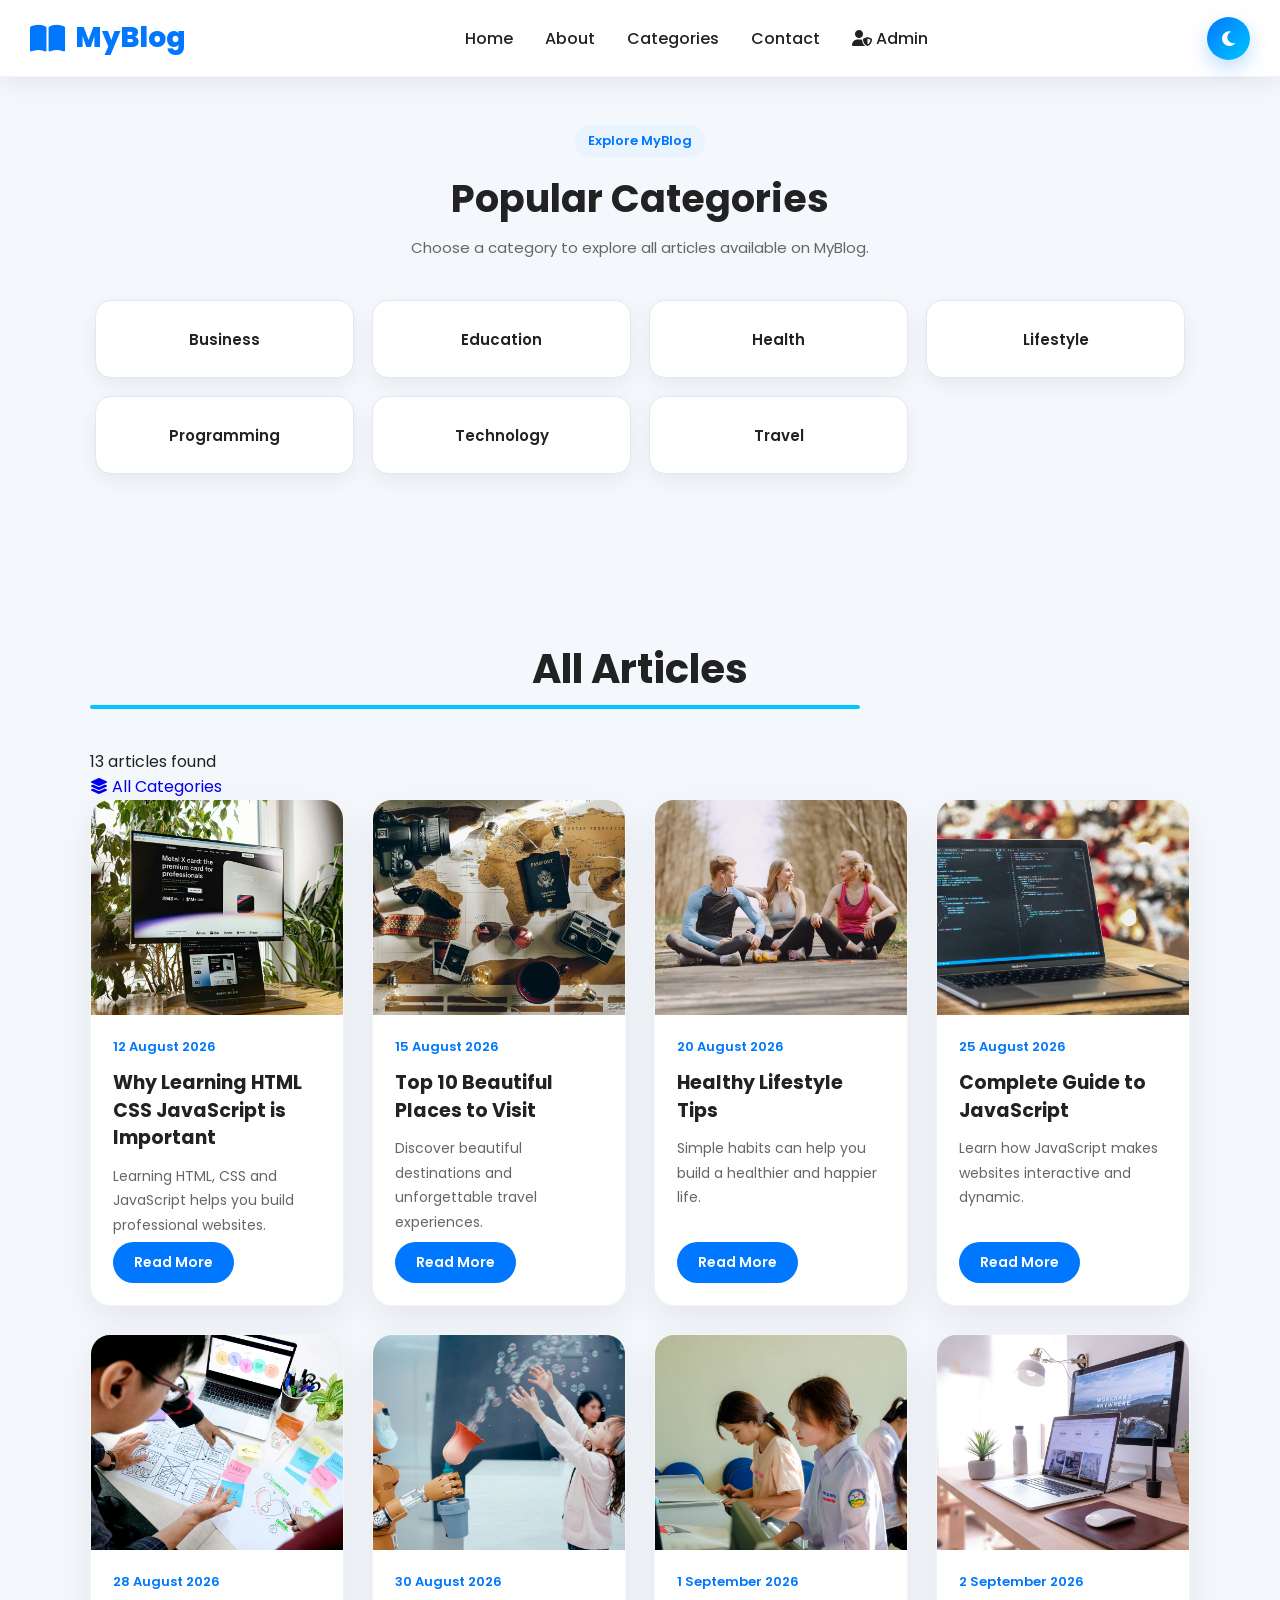
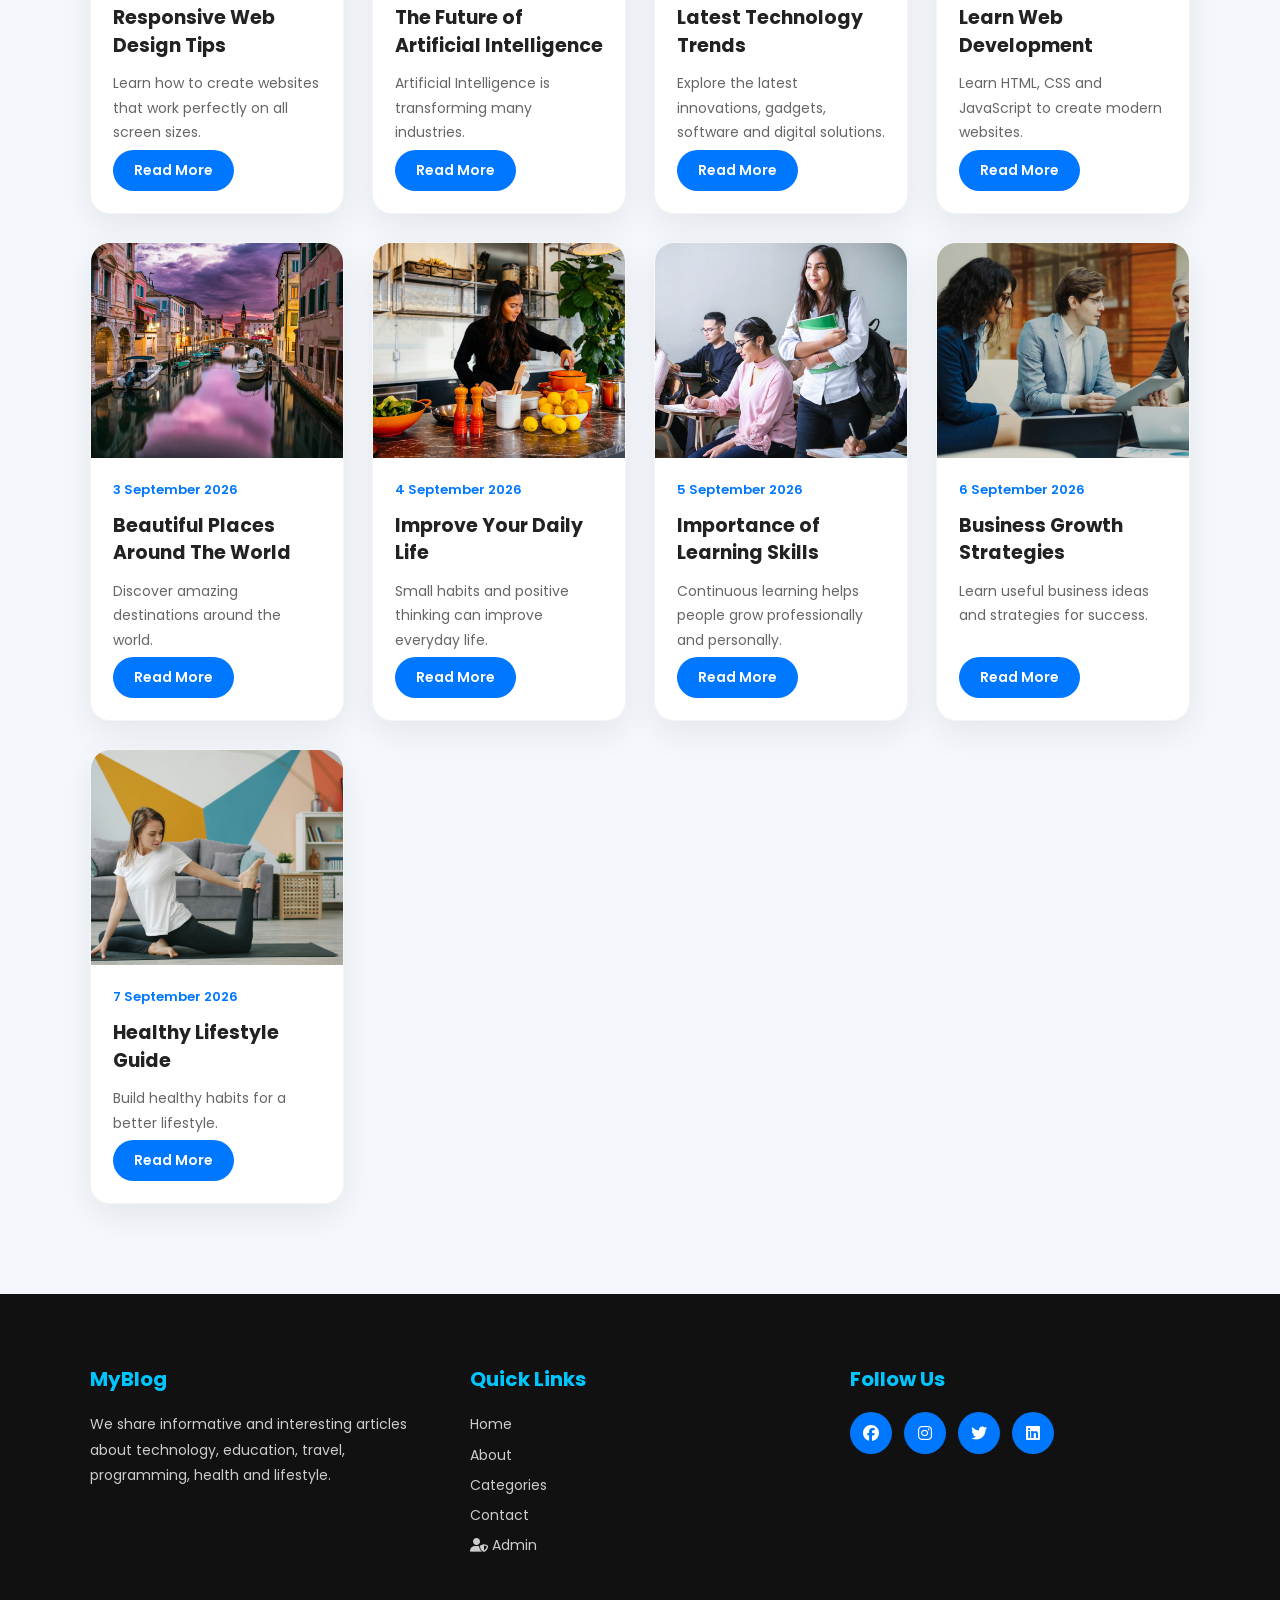
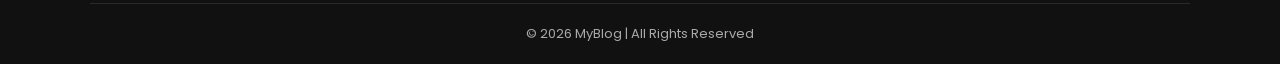
<file: categories.html>
<!DOCTYPE html>
<html lang="en">
<head>
    <meta charset="UTF-8">
    <meta name="viewport" content="width=device-width, initial-scale=1.0">

    <title>MyBlog - Categories</title>

    <link rel="stylesheet" href="we.css">

    <link
        rel="stylesheet"
        href="https://cdnjs.cloudflare.com/ajax/libs/font-awesome/6.5.1/css/all.min.css">
</head>

<body>

<header>
    <nav class="navbar">

        <div class="logo">
            <i class="fa-solid fa-book-open"></i>
            MyBlog
        </div>

        <ul class="nav-links">
            <li><a href="index.html">Home</a></li>
            <li><a href="about.html">About</a></li>
            <li>
                <a href="categories.html" class="active">
                    Categories
                </a>
            </li>
            <li><a href="contact.html">Contact</a></li>
            <li>
                <a href="admin-login.html">
                    <i class="fa-solid fa-user-shield"></i>
                    Admin
                </a>
            </li>
        </ul>

        <button
            id="darkBtn"
            type="button"
            aria-label="Toggle Dark Mode">
            <i class="fa-solid fa-moon"></i>
        </button>

    </nav>
</header>

<main>

    <section class="categories-page">

        <div class="page-heading">
            <span class="date">Explore MyBlog</span>

            <h1>Popular Categories</h1>

            <p>
                Choose a category to explore all articles
                available on MyBlog.
            </p>
        </div>
        <div class="category-list" id="categoryList"></div>

    </section>

    <section class="blogs category-blog-section">

        <div class="category-results-heading">
            <div>
                <h2 id="categoryTitle">All Articles</h2>
                <p id="categoryCount"></p>
            </div>

            <a href="categories.html" class="category-reset-btn">
                <i class="fa-solid fa-layer-group"></i>
                All Categories
            </a>
        </div>

        <div
            class="blog-container"
            id="categoryArticles">
        </div>

    </section>

</main>

<footer>

    <div class="footer-container">

        <div class="footer-box">
            <h3>MyBlog</h3>

            <p>
                We share informative and interesting
                articles about technology, education,
                travel, programming, health and lifestyle.
            </p>
        </div>

        <div class="footer-box">
            <h3>Quick Links</h3>

            <ul>
                <li><a href="index.html">Home</a></li>
                <li><a href="about.html">About</a></li>
                <li><a href="categories.html">Categories</a></li>
                <li><a href="contact.html">Contact</a></li>
                <li>
                    <a href="admin-login.html">
                        <i class="fa-solid fa-user-shield"></i>
                        Admin
                    </a>
                </li>
            </ul>
        </div>

        <div class="footer-box">
            <h3>Follow Us</h3>

            <div class="social-icons">

                <a
                    href="https://www.facebook.com/"
                    target="_blank"
                    rel="noopener noreferrer"
                    aria-label="Facebook"
                    title="Facebook">
                    <i class="fab fa-facebook"></i>
                </a>

                <a
                    href="https://www.instagram.com/"
                    target="_blank"
                    rel="noopener noreferrer"
                    aria-label="Instagram"
                    title="Instagram">
                    <i class="fab fa-instagram"></i>
                </a>

                <a
                    href="https://x.com/"
                    target="_blank"
                    rel="noopener noreferrer"
                    aria-label="X / Twitter"
                    title="X / Twitter">
                    <i class="fab fa-twitter"></i>
                </a>

                <a
                    href="https://www.linkedin.com/"
                    target="_blank"
                    rel="noopener noreferrer"
                    aria-label="LinkedIn"
                    title="LinkedIn">
                    <i class="fab fa-linkedin"></i>
                </a>

            </div>
        </div>

    </div>

    <div class="copyright">
        <p>© 2026 MyBlog | All Rights Reserved</p>
    </div>

</footer>

<script src="we.js"></script>

</body>
</html>
</file>
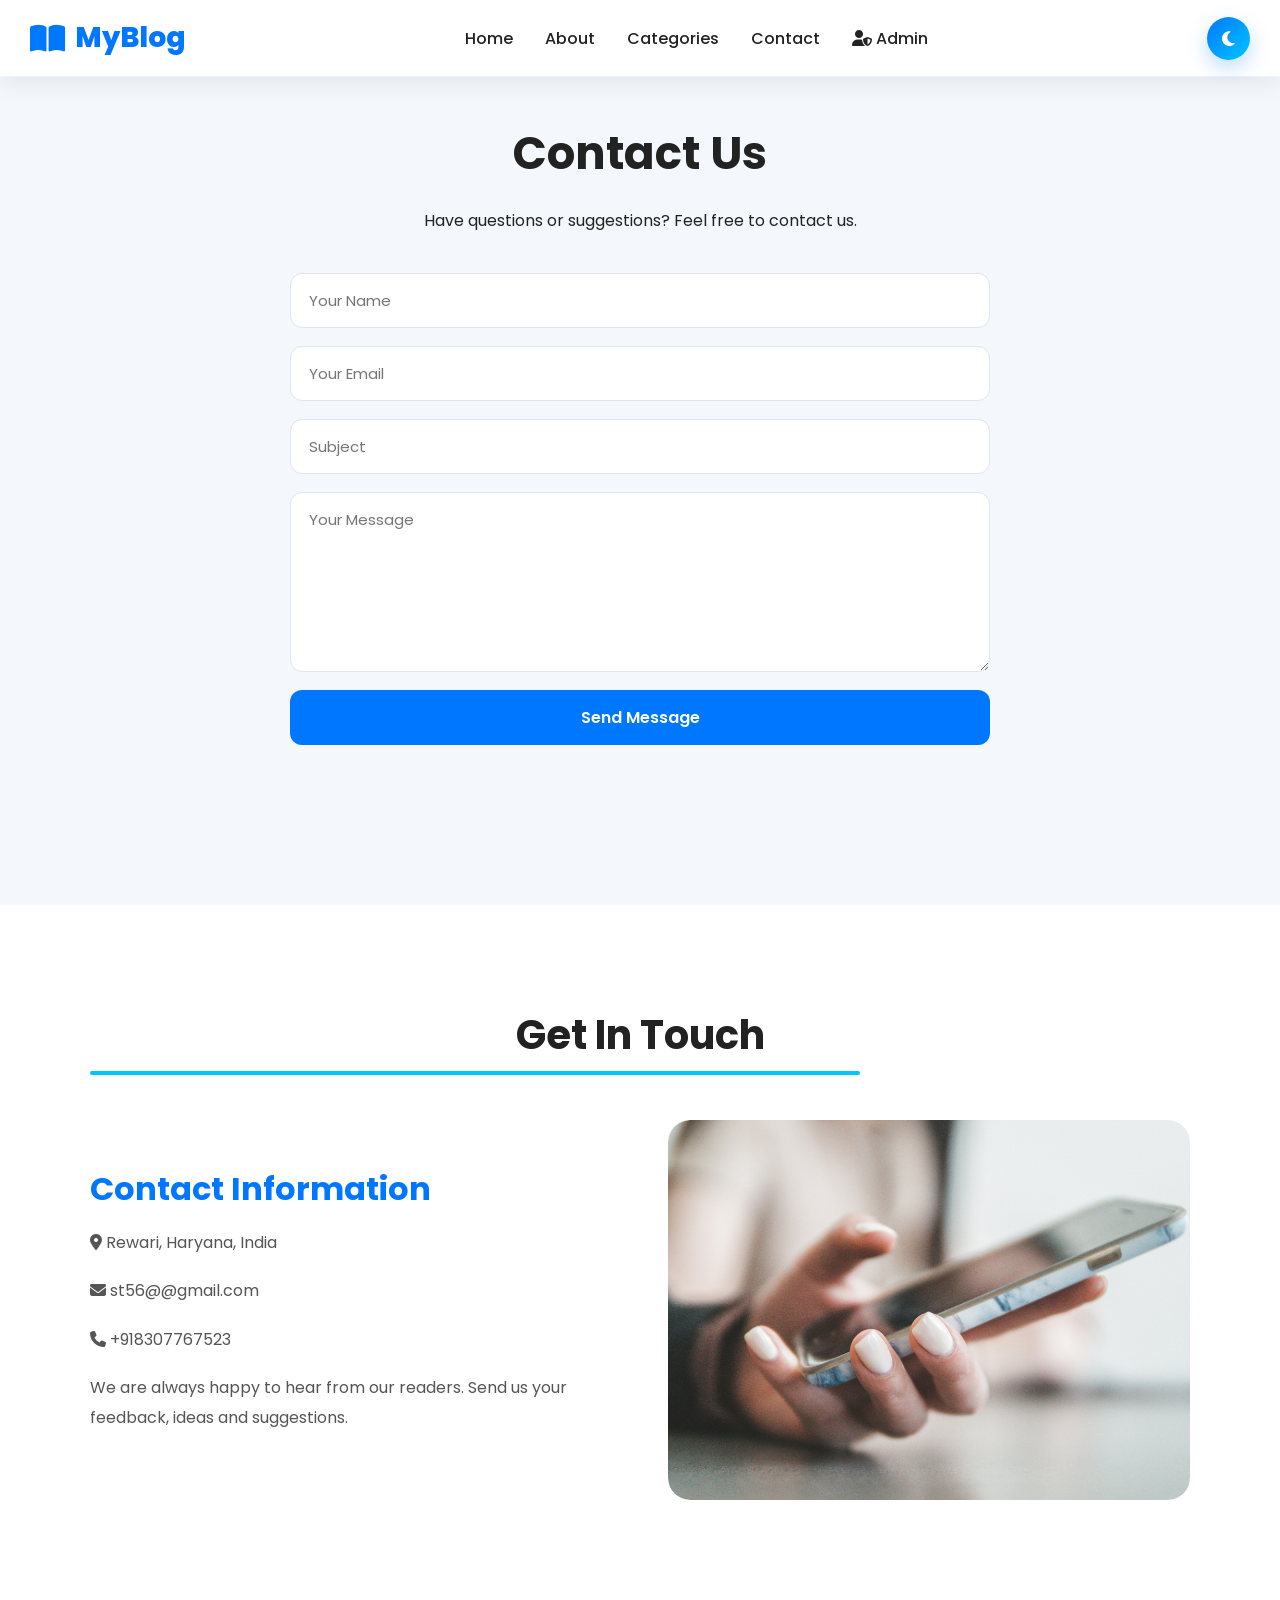
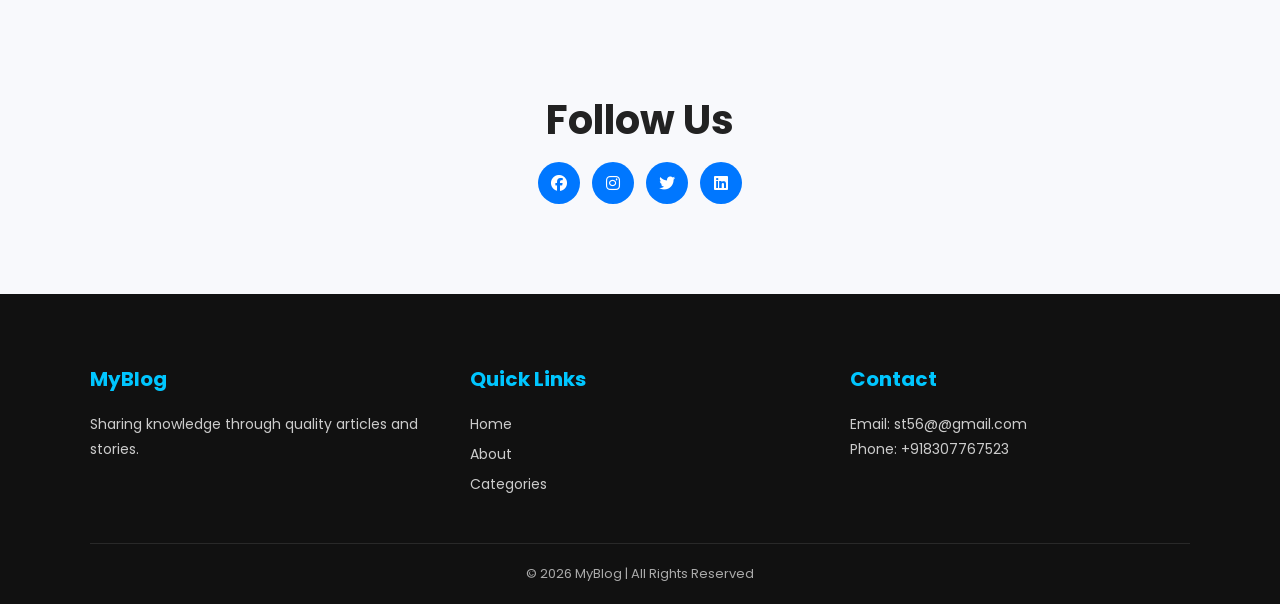
<file: contact.html>
<!DOCTYPE html>
<html lang="en">

<head>

<meta charset="UTF-8">

<meta name="viewport" content="width=device-width, initial-scale=1.0">


<title>Contact Us - MyBlog</title>


<link rel="stylesheet" href="we.css">


<link rel="stylesheet"
href="https://cdnjs.cloudflare.com/ajax/libs/font-awesome/6.5.1/css/all.min.css">


</head>


<body>
<header>
<nav class="navbar">
<div class="logo">
<i class="fa-solid fa-book-open"></i>
MyBlog
</div>
<ul class="nav-links">
<li>
<a href="index.html">
Home
</a>
</li>
<li>
<a href="about.html">
About
</a>
</li>
<li>
<a href="categories.html">
Categories
</a>
</li>
<li>
<a href="contact.html">
Contact
</a>
</li>
<li>
<a href="admin-login.html">
<i class="fa-solid fa-user-shield"></i>
Admin
</a>
</li>
</ul>

<button id="darkBtn">
<i class="fa-solid fa-moon"></i>
</button>
</nav>
</header>

<section class="contact">
<h1>
Contact Us
</h1>
<p style="text-align:center;">
Have questions or suggestions?
Feel free to contact us.
</p>
<form>
<input 
type="text"
placeholder="Your Name"
required>

<input 
type="email"
placeholder="Your Email"
required>

<input 
type="text"
placeholder="Subject"
required>

<textarea
placeholder="Your Message"
required></textarea>

<button type="submit">
Send Message
</button>
</form>
</section>


<section class="featured">
<h2>
Get In Touch
</h2>
<div class="featured-container">
<div class="featured-text">
<h3>
Contact Information
</h3>
<p>

<i class="fa-solid fa-location-dot"></i>

 Rewari, Haryana, India

</p>
<p>

<i class="fa-solid fa-envelope"></i>

 st56@@gmail.com

</p>

<p>

<i class="fa-solid fa-phone"></i>

 +918307767523
</p>

<p>
We are always happy to hear from our readers.
Send us your feedback, ideas and suggestions.
</p>
</div>

<div class="featured-image">
<img src="image/blog18.jpg"
alt="Contact">
</div>

</div>
</section>


<section class="categories">
<h2>
Follow Us
</h2>

<div class="social-icons"
style="justify-content:center;">
<a href="https://www.facebook.com/">
<i class="fab fa-facebook"></i>
</a>
<a href=https://www.instagram.com/?hl=en>
<i class="fab fa-instagram"></i>
</a>
<a href=https://x.com/>

<i class="fab fa-twitter"></i>
</a>


<a href=https://in.linkedin.com>
<i class="fab fa-linkedin"></i>
</a>
</div>
</section>
<footer>

<div class="footer-container">

<div class="footer-box">
<h3>
MyBlog
</h3>
<p>
Sharing knowledge through
quality articles and stories.
</p>
</div>

<div class="footer-box">
<h3>
Quick Links
</h3>
<ul>
<li>
<a href="web.html">
Home
</a>
</li>

<li>
<a href="about.html">
About
</a>
</li>

<li>
<a href="categories.html">
Categories
</a>
</li>

</ul>
</div>

<div class="footer-box">

<h3>
Contact
</h3>
<p>

Email:
st56@@gmail.com

</p><p>
Phone:
+918307767523
</p>
</div>
</div>
<div class="copyright">
<p>
© 2026 MyBlog | All Rights Reserved
</p>
</div>
</footer>

<script src="we.js"></script>
</body>
</html>
</file>
<file: we.css>
@import url("https://fonts.googleapis.com/css2?family=Poppins:wght@300;400;500;600;700;800&display=swap");

* {
    margin: 0;
    padding: 0;
    box-sizing: border-box;
    font-family: "Poppins", sans-serif;
    scroll-behavior: smooth;
}

html {
    scroll-behavior: smooth;
    scroll-padding-top: 90px;
}

body {
    background: #f4f7fb;
    color: #222;
    overflow-x: hidden;
    transition: background 0.4s ease, color 0.4s ease;
}

img {
    width: 100%;
    display: block;
}

a {
    text-decoration: none;
}

ul {
    list-style: none;
}

button,
input,
textarea {
    font-family: inherit;
}
header {
    position: fixed;
    width: 100%;
    top: 0;
    left: 0;
    z-index: 9999;
    background: rgba(255, 255, 255, 0.94);
    backdrop-filter: blur(15px);
    -webkit-backdrop-filter: blur(15px);
    border-bottom: 1px solid rgba(0, 119, 255, 0.08);
    box-shadow: 0 5px 25px rgba(0, 0, 0, 0.08);
}

.navbar {
    width: 100%;
    max-width: 1350px;
    min-height: 76px;
    margin: auto;
    padding: 14px 30px;

    display: flex;
    align-items: center;
    justify-content: space-between;
    gap: 25px;
}

.logo {
    display: flex;
    align-items: center;
    gap: 10px;

    font-size: 28px;
    font-weight: 800;
    color: #0077ff;
    white-space: nowrap;
}

.logo i {
    font-size: 31px;
}

.nav-links {
    display: flex;
    align-items: center;
    justify-content: center;
    gap: 28px;
}

.nav-links a {
    position: relative;

    color: #222;
    font-size: 16px;
    font-weight: 500;

    padding: 8px 2px;

    transition: color 0.3s ease;
}

.nav-links a::after {
    content: "";

    position: absolute;
    left: 0;
    bottom: 0;

    width: 0;
    height: 3px;

    background: linear-gradient(90deg, #0077ff, #00c6ff);
    border-radius: 10px;

    transition: width 0.3s ease;
}

.nav-links a:hover {
    color: #0077ff;
}

.nav-links a:hover::after {
    width: 100%;
}

.nav-icons {
    display: flex;
    align-items: center;
    gap: 12px;
}

#searchInput {
    width: 220px;
    height: 42px;

    padding: 0 16px;

    border: 1px solid #e2e8f0;
    border-radius: 30px;

    outline: none;

    background: #f4f7fb;
    color: #222;

    font-size: 14px;

    transition: 0.3s ease;
}

#searchInput:focus {
    border-color: #0077ff;
    background: #fff;
    box-shadow: 0 0 0 4px rgba(0, 119, 255, 0.08);
}

#darkBtn {
    width: 43px;
    height: 43px;

    display: flex;
    align-items: center;
    justify-content: center;

    border: none;
    border-radius: 50%;

    background: linear-gradient(135deg, #0077ff, #00c6ff);
    color: #fff;

    cursor: pointer;

    font-size: 17px;

    box-shadow: 0 8px 20px rgba(0, 119, 255, 0.25);

    transition: 0.35s ease;
}

#darkBtn:hover {
    transform: rotate(180deg) scale(1.05);
}

.menu-toggle {
    display: none;

    width: 42px;
    height: 42px;

    align-items: center;
    justify-content: center;

    border-radius: 10px;

    color: #0077ff;
    font-size: 25px;

    cursor: pointer;

    transition: 0.3s ease;
}

.menu-toggle:hover {
    background: #eef6ff;
}
.hero {
    min-height: 100vh;

    background:
        linear-gradient(
            rgba(0, 0, 0, 0.55),
            rgba(0, 0, 0, 0.70)
        ),
        url("image/hero.jpg");

    background-size: cover;
    background-position: center;
    background-repeat: no-repeat;

    display: flex;
    align-items: center;
    justify-content: center;

    text-align: center;

    padding: 120px 25px 70px;

    color: #fff;
}

.hero-content {
    width: 100%;
    max-width: 900px;

    animation: fadeUp 1.1s ease;
}

.hero-content h1 {
    margin-bottom: 22px;

    font-size: clamp(40px, 6vw, 68px);
    line-height: 1.15;
    font-weight: 800;

    text-shadow: 0 8px 30px rgba(0, 0, 0, 0.55);
}

.hero-content p {
    max-width: 760px;

    margin: 0 auto 35px;

    font-size: clamp(16px, 2vw, 21px);
    line-height: 1.8;

    color: rgba(255, 255, 255, 0.92);
}

.btn {
    display: inline-flex;
    align-items: center;
    justify-content: center;

    padding: 15px 35px;

    background: linear-gradient(135deg, #0077ff, #00c6ff);

    color: #fff;

    font-size: 17px;
    font-weight: 600;

    border-radius: 50px;

    box-shadow: 0 12px 30px rgba(0, 119, 255, 0.30);

    transition: 0.35s ease;
}

.btn:hover {
    color: #fff;
    transform: translateY(-5px);
    box-shadow: 0 18px 38px rgba(0, 119, 255, 0.40);
}

.read-btn {
    display: inline-flex;
    align-items: center;
    justify-content: center;

    margin-top: 15px;
    padding: 10px 21px;

    background: #0077ff;
    color: #fff;

    border-radius: 30px;

    font-size: 14px;
    font-weight: 600;

    transition: 0.3s ease;
}

.read-btn:hover {
    background: #005fd1;
    color: #fff;
    transform: translateY(-3px);
    box-shadow: 0 8px 20px rgba(0, 119, 255, 0.25);
}
@keyframes fadeUp {
    0% {
        opacity: 0;
        transform: translateY(60px);
    }

    100% {
        opacity: 1;
        transform: translateY(0);
    }
}

.fade {
    animation: fade 0.8s ease;
}

@keyframes fade {
    0% {
        opacity: 0;
        transform: translateY(30px);
    }

    100% {
        opacity: 1;
        transform: translateY(0);
    }
}
.featured {
    padding: 100px 7%;
    background: #fff;
}

.featured h2 {
    width: 100%;

    text-align: center;

    font-size: 40px;
    margin-bottom: 55px;

    color: #222;
}

.featured-container {
    max-width: 1250px;
    margin: auto;

    display: flex;
    align-items: center;
    justify-content: space-between;

    gap: 55px;
}

.featured-image,
.featured-text {
    flex: 1;
}

.featured-image {
    overflow: hidden;
    border-radius: 22px;
}

.featured-image img {
    width: 100%;
    min-height: 380px;

    object-fit: cover;

    border-radius: 22px;

    box-shadow: 0 18px 45px rgba(0, 0, 0, 0.15);

    transition: 0.5s ease;
}

.featured-image:hover img {
    transform: scale(1.04);
}

.featured-text h3 {
    margin-bottom: 18px;

    font-size: 32px;
    line-height: 1.3;

    color: #0077ff;
}

.featured-text p {
    margin-bottom: 18px;

    color: #555;

    line-height: 1.9;
    font-size: 16px;
}
.categories {
    padding: 90px 7%;
    background: #f8f9fc;

    text-align: center;
}

.categories h2 {
    display: block;

    margin: 0 0 12px;

    text-align: center;

    font-size: 40px;
    color: #222;
}

.categories h2::after {
    display: none;
}

.categories .category-description {
    max-width: 720px;

    margin: 0 auto 45px;

    color: #666;

    font-size: 17px;
    line-height: 1.7;
}

.category-list {
    width: 100%;
    max-width: 1100px;

    margin: 0 auto;
    padding: 5px;

    display: grid;
    grid-template-columns: repeat(4, minmax(0, 1fr));

    gap: 18px;
}

.category-list span,
.category-list a {
    position: relative;

    min-height: 78px;
    padding: 18px 20px;

    display: flex;
    align-items: center;
    justify-content: center;

    text-align: center;

    background: #fff;
    color: #222;

    border: 1px solid #e3e8f0;
    border-radius: 16px;

    font-size: 15px;
    font-weight: 600;

    cursor: pointer;

    overflow: hidden;

    box-shadow: 0 7px 20px rgba(0, 0, 0, 0.06);

    transition:
        transform 0.3s ease,
        box-shadow 0.3s ease,
        background 0.3s ease,
        color 0.3s ease,
        border-color 0.3s ease;
}

.category-list span::before,
.category-list a::before {
    content: "";

    position: absolute;

    left: 0;
    bottom: 0;

    width: 0;
    height: 4px;

    background: linear-gradient(90deg, #0077ff, #00c6ff);

    transition: width 0.3s ease;
}

.category-list span:hover,
.category-list a:hover {
    transform: translateY(-6px);

    color: #0077ff;

    border-color: #0077ff;

    background: #f8fbff;

    box-shadow: 0 14px 30px rgba(0, 119, 255, 0.15);
}

.category-list span:hover::before,
.category-list a:hover::before {
    width: 100%;
}

.category-list span.active,
.category-list a.active {
    background: linear-gradient(135deg, #0077ff, #00aef5);

    color: #fff;

    border-color: transparent;

    box-shadow: 0 14px 30px rgba(0, 119, 255, 0.25);
}

.category-list span.active::before,
.category-list a.active::before {
    width: 100%;
    background: #fff;
}
.blogs {
    padding: 90px 7%;
    background: #f4f7fb;
}

.blogs h2 {
    width: 100%;

    text-align: center;

    font-size: 40px;

    margin-bottom: 50px;
}
.blog-container {
    width: 100%;
    max-width: 1400px;

    margin: 0 auto;

    display: grid;

    grid-template-columns: repeat(4, minmax(0, 1fr));

    gap: 28px;

    align-items: stretch;
}
.blog-card {
    width: 100%;
    min-width: 0;
    height: 100%;

    display: flex;
    flex-direction: column;

    background: #fff;

    border-radius: 20px;

    overflow: hidden;

    border: 1px solid rgba(0, 0, 0, 0.04);

    box-shadow: 0 12px 35px rgba(0, 0, 0, 0.07);

    transition:
        transform 0.35s ease,
        box-shadow 0.35s ease;
}

.blog-card:hover {
    transform: translateY(-10px);

    box-shadow: 0 22px 45px rgba(0, 0, 0, 0.13);
}
.blog-card img {
    width: 100%;
    height: 215px;

    object-fit: cover;

    flex-shrink: 0;

    transition: transform 0.5s ease;
}

.blog-card:hover img {
    transform: scale(1.06);
}
.blog-content {
    min-width: 0;

    display: flex;
    flex-direction: column;

    flex: 1;

    padding: 22px;
}

.date {
    display: inline-block;

    color: #0077ff;

    font-size: 13px;
    font-weight: 600;
}

.blog-content h3 {
    margin: 12px 0;

    font-size: 19px;
    line-height: 1.45;

    color: #222;
}

.blog-content p {
    margin-bottom: 5px;

    color: #666;

    font-size: 14px;
    line-height: 1.75;
}

.blog-content .read-btn {
    align-self: flex-start;

    margin-top: auto;
}

.load-more { 
width: 100%;
display: flex; 
justify-content: center; 
align-items: center; 
margin-top: 45px; 
text-align: center; 
}
#loadMore {
    display: inline-flex;

    border: none;

    cursor: pointer;
}
.newsletter {
    padding: 90px 7%;

    background: linear-gradient(135deg, #0077ff, #00c6ff);

    color: #fff;

    text-align: center;
}

.newsletter h2 {
    font-size: 40px;
    margin-bottom: 20px;
}

.newsletter p {
    max-width: 700px;

    margin: 0 auto 30px;

    line-height: 1.8;
    font-size: 17px;
}

.newsletter form {
    max-width: 700px;

    margin: auto;

    display: flex;
    justify-content: center;

    gap: 12px;
}

.newsletter input {
    flex: 1;

    min-width: 0;

    padding: 15px 20px;

    border: none;
    outline: none;

    border-radius: 50px;

    font-size: 15px;
}

.newsletter button {
    padding: 15px 30px;

    border: none;
    border-radius: 50px;

    background: #222;
    color: #fff;

    cursor: pointer;

    font-size: 15px;
    font-weight: 600;

    transition: 0.3s ease;
}

.newsletter button:hover {
    transform: translateY(-3px);
    background: #111;
}
.about {
    padding: 120px 7% 80px;
}

.about h1 {
    text-align: center;

    font-size: 45px;

    margin-bottom: 50px;
}

.about-content {
    max-width: 1200px;

    margin: auto;

    display: flex;
    align-items: center;

    gap: 55px;
}

.about-content img {
    width: 100%;
    max-width: 530px;

    border-radius: 22px;

    box-shadow: 0 18px 40px rgba(0, 0, 0, 0.14);

    transition: 0.5s ease;
}

.about-content:hover img {
    transform: scale(1.025);
}

.about-content > div {
    flex: 1;
}

.about-content h2 {
    font-size: 34px;

    color: #0077ff;

    margin-bottom: 20px;
}

.about-content p {
    line-height: 1.9;

    color: #555;

    margin-bottom: 15px;

    font-size: 16px;
}
.contact {
    padding: 120px 7%;
}

.contact h1 {
    text-align: center;

    font-size: 45px;

    margin-bottom: 20px;
}

.contact form {
    width: 100%;
    max-width: 700px;

    margin: 40px auto;

    display: flex;
    flex-direction: column;

    gap: 18px;
}

.contact input,
.contact textarea {
    width: 100%;

    padding: 15px 18px;

    border: 1px solid #dfe5ec;

    border-radius: 12px;

    outline: none;

    font-size: 15px;

    background: #fff;
    color: #222;

    transition: 0.3s ease;
}

.contact input:focus,
.contact textarea:focus {
    border-color: #0077ff;

    box-shadow: 0 0 0 4px rgba(0, 119, 255, 0.08);
}

.contact textarea {
    height: 180px;

    resize: vertical;
}

.contact button {
    padding: 15px;

    background: #0077ff;

    color: #fff;

    border: none;

    border-radius: 12px;

    cursor: pointer;

    font-size: 16px;
    font-weight: 600;

    transition: 0.3s ease;
}

.contact button:hover {
    background: #005fd1;

    transform: translateY(-2px);
}
.article-page {
    max-width: 1100px;

    margin: auto;

    padding: 125px 30px 80px;
}

.article-page > img {
    width: 100%;
    max-width: 950px;

    height: 500px;

    object-fit: cover;

    display: block;

    margin: 25px auto 35px;

    border-radius: 20px;

    box-shadow: 0 15px 40px rgba(0, 0, 0, 0.12);
}

.article-page h1 {
    font-size: 44px;

    line-height: 1.25;

    margin-bottom: 15px;
}

.article-page .date {
    color: #0077ff;

    font-weight: 600;

    margin-bottom: 25px;
}

.article-page p {
    color: #555;

    line-height: 2;

    margin-bottom: 20px;

    font-size: 17px;
}
.share-buttons {
    display: flex;

    gap: 12px;

    margin: 30px 0;
}

.share-buttons a {
    width: 45px;
    height: 45px;

    display: flex;
    align-items: center;
    justify-content: center;

    border-radius: 50%;

    background: #0077ff;

    color: #fff;

    transition: 0.3s ease;
}

.share-buttons a:hover {
    transform: translateY(-5px);

    background: #005fd1;
}
.comments {
    padding: 80px 7%;
}

.comments h2 {
    margin-bottom: 30px;
}

.comment-box {
    max-width: 900px;

    margin: auto;

    padding: 30px;

    background: #fff;

    border-radius: 18px;

    box-shadow: 0 10px 30px rgba(0, 0, 0, 0.07);
}

.comment-box input,
.comment-box textarea {
    width: 100%;

    padding: 15px;

    margin-bottom: 18px;

    border: 1px solid #ddd;

    border-radius: 10px;

    outline: none;

    background: #fff;
    color: #222;
}

.comment-box textarea {
    height: 150px;

    resize: vertical;
}

.comment-box button {
    padding: 13px 28px;

    background: #0077ff;

    color: #fff;

    border: none;

    border-radius: 10px;

    cursor: pointer;

    transition: 0.3s ease;
}

.comment-box button:hover {
    background: #005fd1;

    transform: translateY(-2px);
}
footer {
    background: #111;

    color: #fff;

    padding: 70px 7% 20px;
}

.footer-container {
    max-width: 1300px;

    margin: auto;

    display: grid;

    grid-template-columns: repeat(auto-fit, minmax(220px, 1fr));

    gap: 40px;
}

.footer-box h3 {
    margin-bottom: 18px;

    color: #00c6ff;

    font-size: 20px;
}

.footer-box p,
.footer-box li {
    color: #ccc;

    line-height: 1.8;

    font-size: 14px;
}

.footer-box ul {
    display: flex;
    flex-direction: column;

    gap: 5px;
}

.footer-box a {
    color: #ccc;

    transition: 0.3s ease;
}

.footer-box a:hover {
    color: #00c6ff;
}

.social-icons {
    display: flex;

    gap: 12px;
}

.social-icons a {
    width: 42px;
    height: 42px;

    display: flex;
    align-items: center;
    justify-content: center;

    border-radius: 50%;

    background: #0077ff;

    color: #fff;

    transition: 0.3s ease;
}

.social-icons a:hover {
    transform: translateY(-5px);

    background: #00c6ff;
}

.copyright {
    text-align: center;

    margin-top: 45px;

    border-top: 1px solid rgba(255, 255, 255, 0.1);

    padding-top: 20px;

    color: #aaa;

    font-size: 13px;
}
.categories-page {
    padding: 125px 7% 70px;
}

.categories-page .page-heading {
    max-width: 750px;

    margin: 0 auto;

    text-align: center;
}

.categories-page .page-heading .date {
    display: inline-block;

    margin-bottom: 10px;

    padding: 6px 14px;

    border-radius: 20px;

    background: #eaf4ff;

    color: #0077ff;

    font-size: 13px;
    font-weight: 600;
}

.categories-page .page-heading h1 {
    margin: 8px 0 12px;

    font-size: 38px;

    line-height: 1.25;
}

.categories-page .page-heading p {
    margin: 0 auto 30px;

    color: #666;

    font-size: 15px;

    line-height: 1.7;
}
.categories-page .category-list {
    max-width: 1100px;

    margin: 35px auto 0;

    padding: 5px;

    display: grid;

    grid-template-columns: repeat(4, minmax(0, 1fr));

    gap: 18px;
}

.categories-page .category-list span,
.categories-page .category-list a {
    position: relative;

    min-height: 78px;

    padding: 18px 20px;

    display: flex;
    align-items: center;
    justify-content: center;

    text-align: center;

    background: #fff;

    color: #222;

    border: 1px solid #e3e8f0;

    border-radius: 16px;

    font-size: 15px;
    font-weight: 600;

    cursor: pointer;

    overflow: hidden;

    box-shadow: 0 7px 20px rgba(0, 0, 0, 0.06);

    transition: 0.3s ease;
}

.categories-page .category-list span::before,
.categories-page .category-list a::before {
    content: "";

    position: absolute;

    left: 0;
    bottom: 0;

    width: 0;
    height: 4px;

    background: linear-gradient(90deg, #0077ff, #00c6ff);

    transition: width 0.3s ease;
}

.categories-page .category-list span:hover,
.categories-page .category-list a:hover {
    transform: translateY(-6px);

    color: #0077ff;

    border-color: #0077ff;

    background: #f8fbff;

    box-shadow: 0 14px 30px rgba(0, 119, 255, 0.15);
}

.categories-page .category-list span:hover::before,
.categories-page .category-list a:hover::before {
    width: 100%;
}

.categories-page .category-list span.active,
.categories-page .category-list a.active {
    background: linear-gradient(135deg, #0077ff, #00aef5);

    color: #fff;

    border-color: transparent;

    box-shadow: 0 14px 30px rgba(0, 119, 255, 0.25);
}

.categories-page .category-list span.active::before,
.categories-page .category-list a.active::before {
    width: 100%;

    background: #fff;
}
.categories-page .category-list a[href*="AI%20%26%20Future"],
.categories-page .category-list a[href*="AI & Future"] {
    background: linear-gradient(135deg, #eef6ff, #fff);

    border: 1px solid #b9dcff;

    color: #006fe6;

    font-weight: 700;
}

.categories-page .category-list a[href*="AI%20%26%20Future"]:hover,
.categories-page .category-list a[href*="AI & Future"]:hover {
    background: linear-gradient(135deg, #0077ff, #00c6ff);

    color: #fff;

    transform: translateY(-7px) scale(1.02);

    box-shadow: 0 15px 30px rgba(0, 119, 255, 0.25);
}
.categories-page .category-list a i,
.category-list a i {
    font-size: 14px;

    margin-right: 7px;
}

.categories-page .category-list a small,
.category-list a small {
    font-size: 11px;

    line-height: 1.2;
}
.admin-navbar {
    padding: 12px 5%;
}

.admin-logo {
    font-size: 19px;
}

.admin-actions {
    display: flex;
    align-items: center;
    gap: 8px;
}

.admin-actions a,
.admin-actions .logout-btn,
.admin-actions .home-btn,
.add-btn,
.article-buttons button {
    padding: 9px 13px;

    font-size: 13px;

    border-radius: 8px;
}

.dashboard {
    width: 92%;

    max-width: 1300px;

    margin: 110px auto 30px;
}

.dashboard-header {
    margin-bottom: 25px;
}

.dashboard-header h1 {
    font-size: 32px;
}

.dashboard-header p {
    margin-top: 6px;

    color: #777;

    font-size: 14px;
}

.stat-card,
.articles-box {
    padding: 22px;

    background: #fff;

    border-radius: 16px;

    box-shadow: 0 10px 30px rgba(0, 0, 0, 0.07);
}

.stat-card h3 {
    font-size: 24px;
}

.stat-card p {
    font-size: 14px;
}

.stat-icon {
    width: 50px;
    height: 50px;

    display: flex;
    align-items: center;
    justify-content: center;

    border-radius: 12px;

    font-size: 20px;
}

.articles-box-header {
    display: flex;
    align-items: center;
    justify-content: space-between;

    gap: 15px;

    margin-bottom: 20px;
}

.articles-box-header h2 {
    font-size: 22px;
}

.search-admin {
    padding: 10px 13px;

    border: 1px solid #ddd;

    border-radius: 8px;

    outline: none;

    font-size: 14px;
}

.article-info h3 {
    font-size: 17px;
}

.article-info p {
    font-size: 13px;
}

.category,
.source {
    font-size: 11px;
}

.article-buttons {
    display: flex;

    gap: 7px;

    flex-wrap: wrap;
}

.article-buttons button {
    cursor: pointer;
}
body.dark-mode {
    background: #0f1115;

    color: #f5f5f5;
}

body.dark-mode header {
    background: rgba(18, 20, 24, 0.94);

    border-bottom-color: rgba(255, 255, 255, 0.06);
}

body.dark-mode .nav-links a {
    color: #f5f5f5;
}

body.dark-mode .nav-links a:hover {
    color: #4da3ff;
}

body.dark-mode .menu-toggle {
    color: #4da3ff;
}

body.dark-mode .menu-toggle:hover {
    background: #20252d;
}

body.dark-mode #searchInput {
    background: #20242b;

    color: #fff;

    border-color: #343a43;
}

body.dark-mode #searchInput:focus {
    background: #252a32;

    border-color: #0077ff;
}

body.dark-mode .featured,
body.dark-mode .blogs,
body.dark-mode .categories,
body.dark-mode .about,
body.dark-mode .contact,
body.dark-mode .comments {
    background: #15171c;
}

body.dark-mode .featured h2,
body.dark-mode .blogs h2,
body.dark-mode .categories h2,
body.dark-mode .about h1,
body.dark-mode .contact h1 {
    color: #fff;
}

body.dark-mode .blog-card,
body.dark-mode .comment-box {
    background: #20242b;

    border-color: #30353e;

    box-shadow: 0 15px 35px rgba(0, 0, 0, 0.25);
}

body.dark-mode .blog-content h3 {
    color: #fff;
}

body.dark-mode .blog-content p,
body.dark-mode .featured-text p,
body.dark-mode .about-content p,
body.dark-mode .article-page p {
    color: #c7cbd1;
}

body.dark-mode .contact input,
body.dark-mode .contact textarea,
body.dark-mode .comment-box input,
body.dark-mode .comment-box textarea {
    background: #20242b;

    color: #fff;

    border-color: #3a404a;
}

body.dark-mode .contact input:focus,
body.dark-mode .contact textarea:focus {
    border-color: #0077ff;

    background: #252a32;
}

body.dark-mode .category-list span,
body.dark-mode .category-list a,
body.dark-mode .categories-page .category-list span,
body.dark-mode .categories-page .category-list a {
    background: #20242b;

    color: #fff;

    border-color: #363c45;

    box-shadow: 0 8px 20px rgba(0, 0, 0, 0.25);
}

body.dark-mode .category-list span:hover,
body.dark-mode .category-list a:hover,
body.dark-mode .categories-page .category-list span:hover,
body.dark-mode .categories-page .category-list a:hover {
    background: #202f40;

    color: #4da3ff;

    border-color: #0077ff;
}

body.dark-mode .category-list span.active,
body.dark-mode .category-list a.active,
body.dark-mode .categories-page .category-list span.active,
body.dark-mode .categories-page .category-list a.active {
    background: linear-gradient(135deg, #0077ff, #00aef5);

    color: #fff;

    border-color: transparent;
}

body.dark-mode .categories-page .page-heading p,
body.dark-mode .categories .category-description {
    color: #bbb;
}

body.dark-mode .categories-page .page-heading .date {
    background: #17314d;

    color: #4da3ff;
}

body.dark-mode .categories-page .category-list a[href*="AI%20%26%20Future"],
body.dark-mode .categories-page .category-list a[href*="AI & Future"] {
    background: #202f40;

    border-color: #2f72b8;

    color: #69b5ff;
}

body.dark-mode .newsletter {
    background: linear-gradient(135deg, #005ccc, #008db8);
}

body.dark-mode footer {
    background: #08090b;
}
section h2 {
    position: relative;

    display: inline-block;

    margin-bottom: 40px;
}

section h2::after {
    content: "";

    position: absolute;

    left: 0;
    bottom: -10px;

    width: 70%;
    height: 4px;

    background: #00c6ff;

    border-radius: 10px;
}
::-webkit-scrollbar {
    width: 9px;
}

::-webkit-scrollbar-track {
    background: #edf1f5;
}

::-webkit-scrollbar-thumb {
    background: linear-gradient(#0077ff, #00c6ff);

    border-radius: 10px;
}

::-webkit-scrollbar-thumb:hover {
    background: #005fd1;
}
@media (max-width: 1200px) {

    .navbar {
        padding-left: 22px;
        padding-right: 22px;
    }

    .nav-links {
        gap: 20px;
    }

    .blog-container {
        grid-template-columns: repeat(3, minmax(0, 1fr));
    }

    .category-list,
    .categories-page .category-list {
        grid-template-columns: repeat(3, minmax(0, 1fr));
    }

    .featured,
    .blogs,
    .categories,
    .newsletter,
    .about,
    .contact,
    .comments,
    footer {
        padding-left: 5%;
        padding-right: 5%;
    }
}
@media (max-width: 992px) {

    .navbar {
        min-height: 70px;
    }

    .logo {
        font-size: 24px;
    }

    .logo i {
        font-size: 27px;
    }

    .nav-links {
        gap: 15px;
    }

    .nav-links a {
        font-size: 14px;
    }

    #searchInput {
        width: 170px;
    }

    .hero-content h1 {
        font-size: 50px;
    }

    .hero-content p {
        font-size: 18px;
    }

    .featured-container,
    .about-content {
        flex-direction: column;
    }

    .featured-image,
    .featured-text {
        width: 100%;
    }

    .featured-image img {
        max-width: 700px;

        margin: auto;
    }

    .blog-container {
        grid-template-columns: repeat(2, minmax(0, 1fr));
    }

    .category-list,
    .categories-page .category-list {
        grid-template-columns: repeat(2, minmax(0, 1fr));
    }

    .categories-page .page-heading h1 {
        font-size: 35px;
    }

    .article-page h1 {
        font-size: 38px;
    }
}
@media (max-width: 768px) {

    header {
        position: fixed;
    }

    .navbar {
        min-height: 65px;

        padding: 11px 18px;

        flex-wrap: wrap;
    }

    .logo {
        font-size: 23px;
    }

    .logo i {
        font-size: 26px;
    }

    .menu-toggle {
        display: flex;

        order: 2;
    }

    .nav-icons {
        margin-left: auto;

        order: 3;
    }

    .nav-links {
        width: 100%;

        display: none;

        flex-direction: column;

        gap: 5px;

        padding: 15px 0;

        order: 4;

        border-top: 1px solid #e8edf3;
    }

    .nav-links.active {
        display: flex;
    }

    .nav-links a {
        width: 100%;

        padding: 11px;

        text-align: center;

        font-size: 15px;
    }

    .nav-links a::after {
        display: none;
    }

    .nav-icons {
        gap: 7px;
    }

    #searchInput {
        display: none;
    }

    #darkBtn {
        width: 40px;
        height: 40px;
    }

    body.dark-mode .nav-links {
        border-color: #30353e;
    }

    .hero {
        min-height: 80vh;

        padding: 110px 20px 60px;
    }

    .hero-content h1 {
        font-size: 38px;
    }

    .hero-content p {
        font-size: 16px;

        line-height: 1.7;
    }

    .btn {
        padding: 13px 28px;

        font-size: 15px;
    }

    .featured h2,
    .blogs h2,
    .categories h2,
    .newsletter h2,
    .about h1,
    .contact h1 {
        font-size: 31px;
    }

    .featured,
    .blogs,
    .categories,
    .newsletter {
        padding-top: 70px;
        padding-bottom: 70px;
    }

    .featured-image img {
        min-height: 280px;
    }

    .blog-container {
        grid-template-columns: repeat(2, minmax(0, 1fr));

        gap: 20px;
    }

    .blog-card img {
        height: 200px;
    }

    .blog-content {
        padding: 18px;
    }

    .blog-content h3 {
        font-size: 18px;
    }

    .blog-content p {
        font-size: 14px;
    }

    .footer-container {
        grid-template-columns: repeat(2, 1fr);

        text-align: left;
    }

    .newsletter form {
        flex-direction: column;

        max-width: 500px;
    }

    .newsletter input {
        width: 100%;

        flex: none;
    }

    .newsletter button {
        width: 100%;
    }

    .categories {
        padding-left: 5%;
        padding-right: 5%;
    }

    .category-list {
        grid-template-columns: repeat(2, minmax(0, 1fr));

        gap: 14px;
    }

    .categories-page {
        padding: 100px 5% 60px;
    }

    .categories-page .category-list {
        grid-template-columns: repeat(2, minmax(0, 1fr));

        gap: 14px;
    }

    .categories-page .page-heading h1 {
        font-size: 30px;
    }

    .categories-page .page-heading p {
        font-size: 14px;
    }

    .categories-page .category-list span,
    .categories-page .category-list a {
        min-height: 64px;

        padding: 14px;

        font-size: 14px;
    }

    .article-page {
        padding: 100px 5% 60px;
    }

    .article-page > img {
        height: 330px;

        border-radius: 15px;
    }

    .article-page h1 {
        font-size: 32px;
    }

    .article-page p {
        font-size: 16px;
    }

    .comments {
        padding: 60px 5%;
    }
}
@media (max-width: 600px) {

    .navbar {
        padding: 10px 15px;
    }

    .logo {
        font-size: 21px;
    }

    .logo i {
        font-size: 24px;
    }

    .menu-toggle {
        width: 38px;
        height: 38px;

        font-size: 22px;
    }

    #darkBtn {
        width: 38px;
        height: 38px;

        font-size: 15px;
    }

    .hero-content h1 {
        font-size: 32px;
    }

    .hero-content p {
        font-size: 15px;
    }

    .featured h2,
    .blogs h2,
    .categories h2,
    .newsletter h2,
    .about h1,
    .contact h1 {
        font-size: 28px;
    }

    .featured-text h3 {
        font-size: 27px;
    }

    .blog-container {
        grid-template-columns: 1fr;

        gap: 22px;
    }

    .blog-card {
        max-width: 520px;

        margin: 0 auto;
    }

    .blog-card img {
        height: 220px;
    }

    .category-list {
        grid-template-columns: 1fr;

        gap: 12px;
    }

    .category-list span,
    .category-list a {
        width: 100%;

        min-height: 62px;
    }

    .categories-page .category-list {
        grid-template-columns: 1fr;

        gap: 12px;

        margin-top: 25px;
    }

    .categories-page .category-list span,
    .categories-page .category-list a {
        min-height: 60px;

        padding: 14px;

        border-radius: 14px;

        font-size: 14px;
    }

    .article-page > img {
        height: 260px;

        border-radius: 13px;
    }

    .article-page h1 {
        font-size: 29px;
    }

    .share-buttons {
        gap: 10px;
    }

    .comment-box {
        padding: 20px;
    }

    .footer-container {
        grid-template-columns: 1fr;

        text-align: center;
    }

    .social-icons {
        justify-content: center;
    }
}
@media (max-width: 480px) {

    .navbar {
        min-height: 62px;
    }

    .logo {
        font-size: 19px;
    }

    .logo i {
        font-size: 22px;
    }

    .hero {
        min-height: 75vh;

        padding: 100px 18px 50px;
    }

    .hero-content h1 {
        font-size: 27px;

        line-height: 1.2;
    }

    .hero-content p {
        font-size: 14px;

        line-height: 1.65;

        margin-bottom: 25px;
    }

    .btn {
        padding: 12px 24px;

        font-size: 14px;
    }

    .featured,
    .about,
    .contact,
    .comments,
    .blogs,
    .categories,
    .newsletter {
        padding: 60px 20px;
    }

    .featured h2,
    .blogs h2,
    .categories h2,
    .newsletter h2,
    .about h1,
    .contact h1 {
        font-size: 26px;

        margin-bottom: 30px;
    }

    .featured-text h3 {
        font-size: 24px;
    }

    .featured-text p,
    .about-content p {
        font-size: 14px;

        line-height: 1.8;
    }

    .featured-image img {
        min-height: 220px;
    }

    .blog-card img {
        height: 200px;
    }

    .blog-content {
        padding: 18px;
    }

    .blog-content h3 {
        font-size: 19px;
    }

    .blog-content p {
        font-size: 14px;
    }

    .read-btn {
        padding: 9px 17px;

        font-size: 13px;
    }

    .categories .category-description {
        font-size: 14px;

        line-height: 1.65;

        margin-bottom: 30px;
    }

    .category-list span,
    .category-list a {
        min-height: 58px;

        font-size: 14px;

        padding: 14px;
    }

    .categories-page {
        padding: 95px 20px 50px;
    }

    .categories-page .page-heading h1 {
        font-size: 26px;
    }

    .categories-page .page-heading p {
        font-size: 13px;
    }

    .categories-page .category-list span,
    .categories-page .category-list a {
        min-height: 55px;

        font-size: 13px;
    }

    .article-page {
        padding: 90px 20px 50px;
    }

    .article-page > img {
        height: 210px;

        margin-top: 20px;

        border-radius: 12px;
    }

    .article-page h1 {
        font-size: 26px;
    }

    .article-page p {
        font-size: 15px;

        line-height: 1.85;
    }

    .contact form {
        margin-top: 25px;
    }

    .contact input,
    .contact textarea {
        padding: 13px;

        font-size: 14px;
    }

    .contact textarea {
        height: 150px;
    }

    .comment-box {
        padding: 18px;
    }

    .admin-actions {
        gap: 5px;
    }

    .admin-actions a,
    .admin-actions .logout-btn,
    .admin-actions .home-btn,
    .add-btn,
    .article-buttons button {
        padding: 7px 9px;

        font-size: 11px;
    }

    .dashboard {
        width: 94%;

        margin-top: 90px;
    }

    .dashboard-header h1 {
        font-size: 23px;
    }

    .stat-card,
    .articles-box {
        padding: 17px;
    }
}
@media (max-width: 360px) {

    .logo {
        font-size: 17px;
    }

    .logo i {
        font-size: 20px;
    }

    .hero-content h1 {
        font-size: 24px;
    }

    .hero-content p {
        font-size: 13px;
    }

    .btn {
        width: 100%;
    }

    .featured,
    .about,
    .contact,
    .comments,
    .blogs,
    .categories,
    .newsletter {
        padding-left: 15px;
        padding-right: 15px;
    }

    .blog-card img {
        height: 185px;
    }

    .article-page {
        padding-left: 15px;
        padding-right: 15px;
    }

    .article-page h1 {
        font-size: 23px;
    }
}

.menu-toggle[aria-expanded="true"] {
    background: #eef6ff;
}
body.dark-mode .menu-toggle[aria-expanded="true"] {
    background: #20252d;
}
</file>
